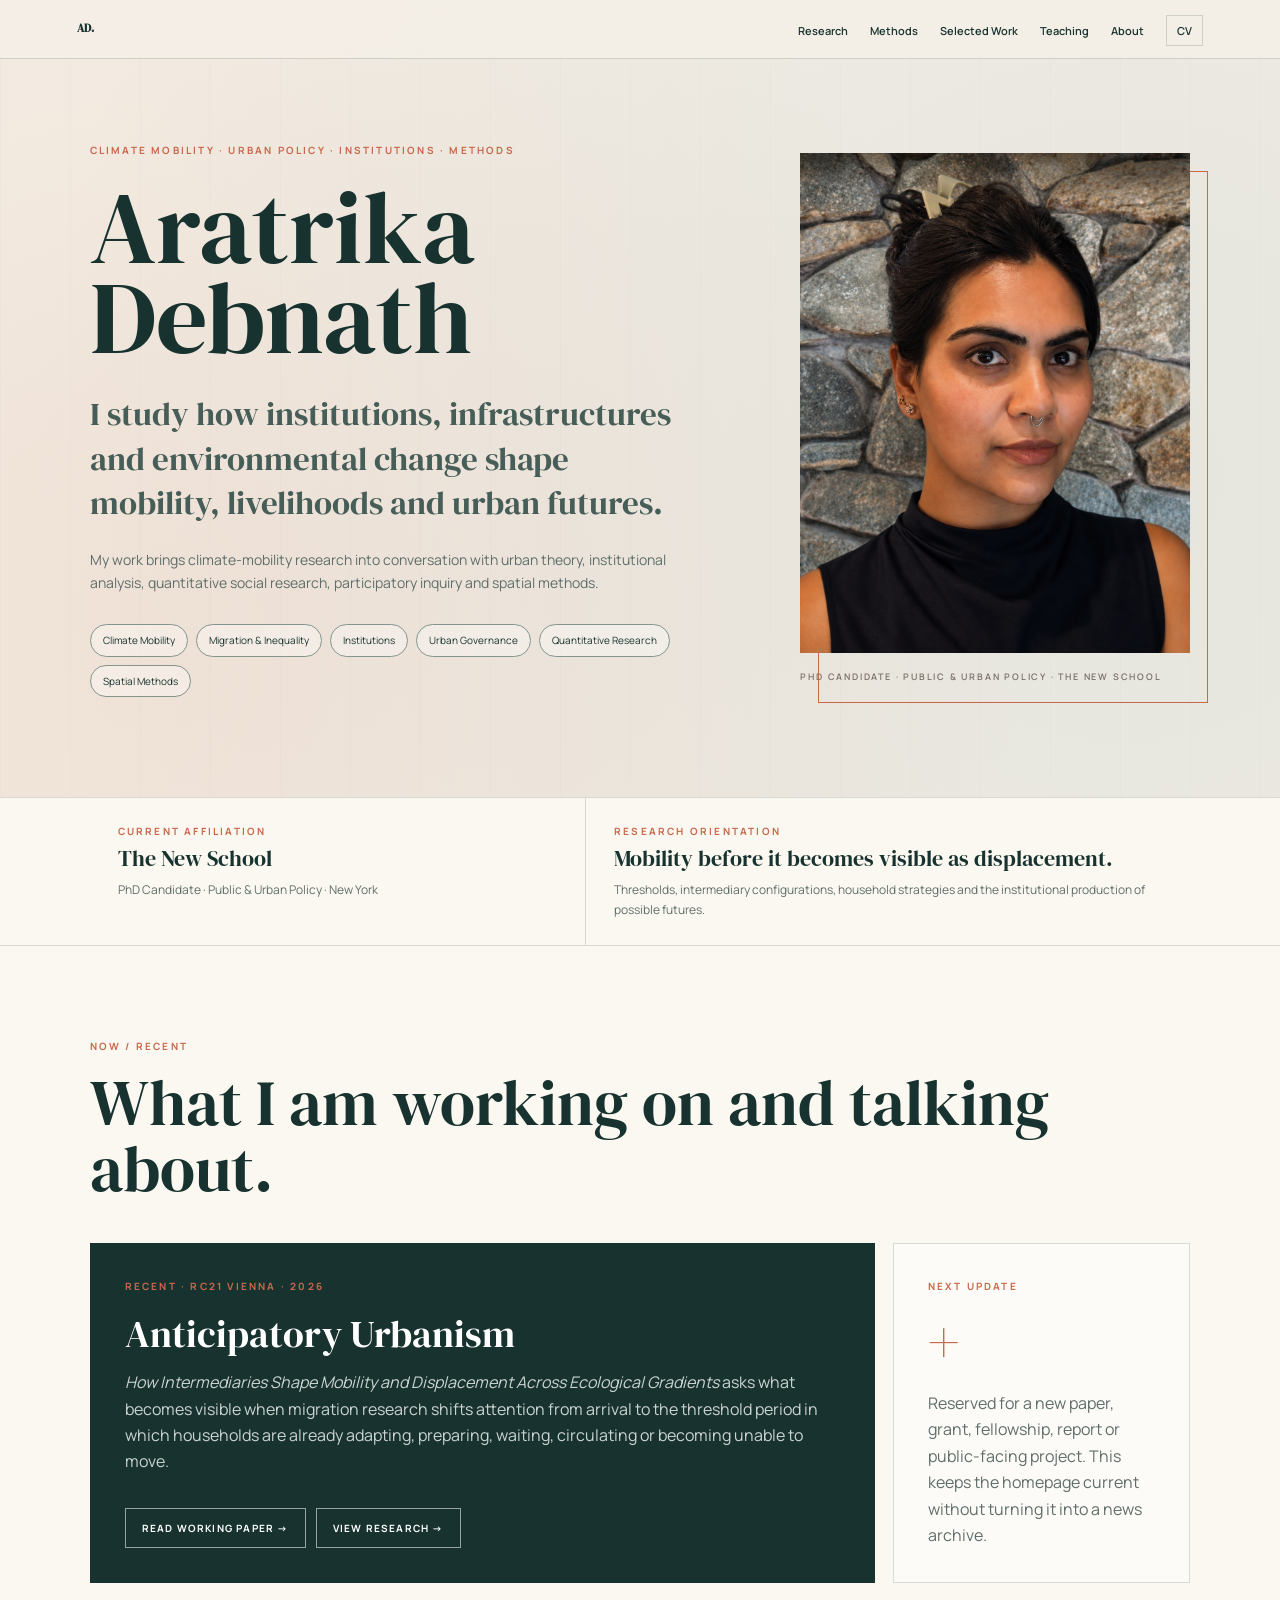
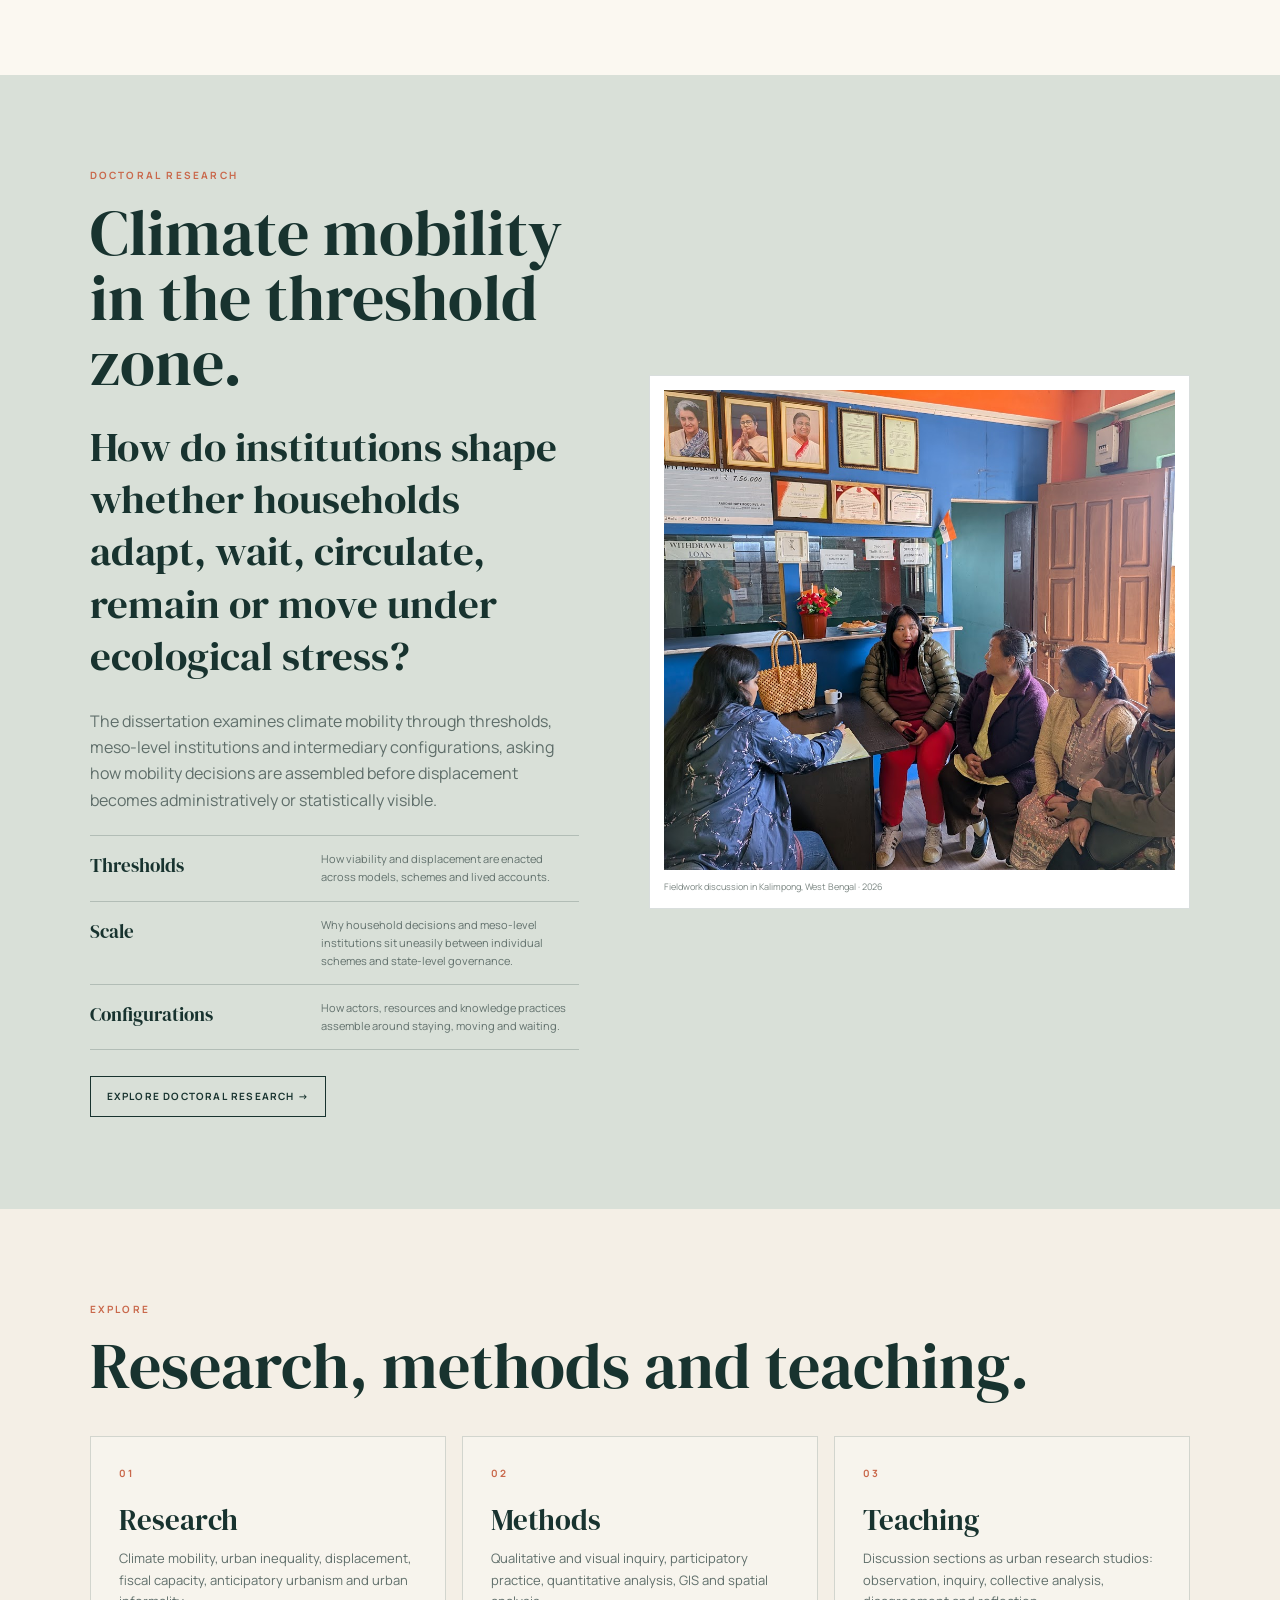
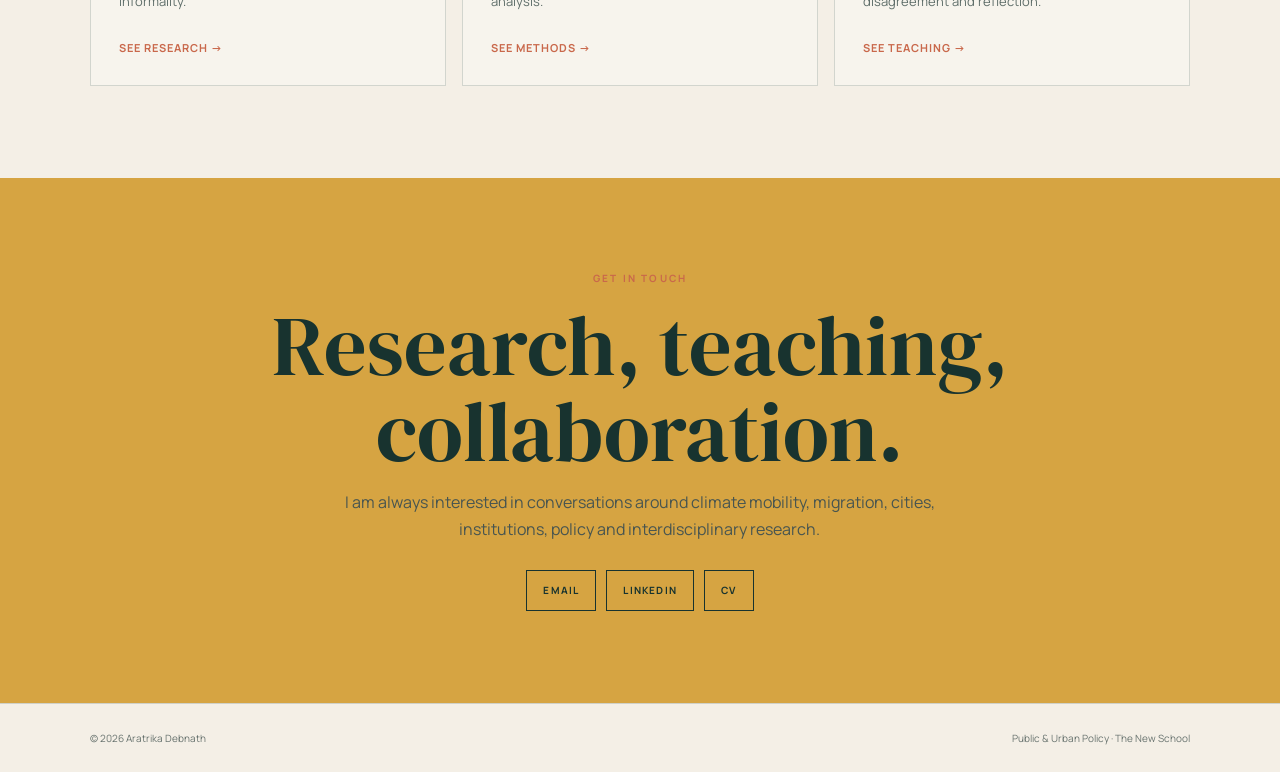
<file: index.html>
<!DOCTYPE html>
<html lang="en">
<head>
<meta charset="UTF-8">
<meta name="viewport" content="width=device-width, initial-scale=1.0">
<title>Aratrika Debnath | Climate Mobility, Urban Policy & Institutions</title>
<meta name="description" content="Aratrika Debnath is a researcher working across climate mobility, migration, institutions, urban policy, quantitative social research and spatial methods.">
<link rel="preconnect" href="https://fonts.googleapis.com">
<link rel="preconnect" href="https://fonts.gstatic.com" crossorigin>
<link href="https://fonts.googleapis.com/css2?family=DM+Serif+Display&family=Manrope:wght@400;500;600;700&display=swap" rel="stylesheet">
<link rel="stylesheet" href="styles.css">
<script type="text/javascript" src="https://gc.kis.v2.scr.kaspersky-labs.com/FD126C42-EBFA-4E12-B309-BB3FDD723AC1/main.js?attr=[base64]" charset="UTF-8"></script></head>
<body>

<nav class="site-nav">
  <a class="logo" href="index.html">AD.</a>
  <ul>
    <li><a href="research.html">Research</a></li>
    <li><a href="methods.html">Methods</a></li>
    <li><a href="selected-work.html">Selected Work</a></li>
    <li><a href="teaching.html">Teaching</a></li>
    <li><a href="about.html">About</a></li>
    <li><a class="cv-link" href="assets/Aratrika_Debnath_CV.pdf" target="_blank" rel="noopener">CV</a></li>
  </ul>
</nav>

<header class="hero">
  <div class="hero-content">
    <div class="eyebrow">Climate Mobility · Urban Policy · Institutions · Methods</div>
    <h1>Aratrika<br>Debnath</h1>
    <div class="hero-text">I study how institutions, infrastructures and environmental change shape mobility, livelihoods and urban futures.</div>
    <p class="hero-subtext">My work brings climate-mobility research into conversation with urban theory, institutional analysis, quantitative social research, participatory inquiry and spatial methods.</p>
    <div class="hero-tags">
      <div class="tag">Climate Mobility</div>
      <div class="tag">Migration & Inequality</div>
      <div class="tag">Institutions</div>
      <div class="tag">Urban Governance</div>
      <div class="tag">Quantitative Research</div>
      <div class="tag">Spatial Methods</div>
    </div>
  </div>
  <div class="hero-portrait">
    <div class="portrait-frame">
      <img src="assets/images/aratrika.d_08.png" alt="Portrait of Aratrika Debnath">
      <div class="portrait-caption">PhD Candidate · Public & Urban Policy · The New School</div>
    </div>
  </div>
</header>

<section class="affiliation">
  <div class="container affiliation-row">
    <div>
      <div class="kicker">Current affiliation</div>
      <strong>The New School</strong>
      <p>PhD Candidate · Public & Urban Policy · New York</p>
    </div>
    <div>
      <div class="kicker">Research orientation</div>
      <strong>Mobility before it becomes visible as displacement.</strong>
      <p>Thresholds, intermediary configurations, household strategies and the institutional production of possible futures.</p>
    </div>
  </div>
</section>

<section class="now">
  <div class="container">
    <div class="section-label">Now / Recent</div>
    <h2>What I am working on and talking about.</h2>
    <div class="now-grid">
      <article class="now-card featured">
        <div class="kicker">Recent · RC21 Vienna · 2026</div>
        <h3>Anticipatory Urbanism</h3>
        <p><em>How Intermediaries Shape Mobility and Displacement Across Ecological Gradients</em> asks what becomes visible when migration research shifts attention from arrival to the threshold period in which households are already adapting, preparing, waiting, circulating or becoming unable to move.</p>
        <div class="actions">
          <a class="button light" href="https://dx.doi.org/10.2139/ssrn.7024980" target="_blank" rel="noopener">Read working paper →</a>
          <a class="button light" href="research.html#anticipatory">View research →</a>
        </div>
      </article>
      <article class="now-card empty">
        <div>
          <div class="kicker">Next update</div>
          <div class="plus">+</div>
        </div>
        <p>Reserved for a new paper, grant, fellowship, report or public-facing project. This keeps the homepage current without turning it into a news archive.</p>
      </article>
    </div>
  </div>
</section>

<section class="doctoral-teaser">
  <div class="container doctoral-layout">
    <div>
      <div class="section-label">Doctoral Research</div>
      <h2>Climate mobility in the threshold zone.</h2>
      <div class="question">How do institutions shape whether households adapt, wait, circulate, remain or move under ecological stress?</div>
      <p>The dissertation examines climate mobility through thresholds, meso-level institutions and intermediary configurations, asking how mobility decisions are assembled before displacement becomes administratively or statistically visible.</p>
      <div class="concept-stack">
        <div class="concept-row"><strong>Thresholds</strong><span>How viability and displacement are enacted across models, schemes and lived accounts.</span></div>
        <div class="concept-row"><strong>Scale</strong><span>Why household decisions and meso-level institutions sit uneasily between individual schemes and state-level governance.</span></div>
        <div class="concept-row"><strong>Configurations</strong><span>How actors, resources and knowledge practices assemble around staying, moving and waiting.</span></div>
      </div>
      <div style="margin-top:26px"><a class="button" href="research.html#doctoral">Explore doctoral research →</a></div>
    </div>
    <figure class="figure-slot">
  <img
    src="assets/images/doctoral-fieldwork.jpg"
    alt="Fieldwork discussion in Kalimpong, West Bengal"
    style="width:100%; height:480px; object-fit:cover; object-position:center; display:block;"
  >
  <figcaption>
    Fieldwork discussion in Kalimpong, West Bengal · 2026
  </figcaption>
</figure>
  </div>
</section>

<section class="paths">
  <div class="container">
    <div class="section-label">Explore</div>
    <h2>Research, methods and teaching.</h2>
    <div class="path-grid">
      <article class="path-card">
        <div class="kicker">01</div>
        <h3>Research</h3>
        <p>Climate mobility, urban inequality, displacement, fiscal capacity, anticipatory urbanism and urban informality.</p>
        <a class="link-arrow" href="research.html">See research →</a>
      </article>
      <article class="path-card">
        <div class="kicker">02</div>
        <h3>Methods</h3>
        <p>Qualitative and visual inquiry, participatory practice, quantitative analysis, GIS and spatial analysis.</p>
        <a class="link-arrow" href="methods.html">See methods →</a>
      </article>
      <article class="path-card">
        <div class="kicker">03</div>
        <h3>Teaching</h3>
        <p>Discussion sections as urban research studios: observation, inquiry, collective analysis, disagreement and reflection.</p>
        <a class="link-arrow" href="teaching.html">See teaching →</a>
      </article>
    </div>
  </div>
</section>

<section class="contact" id="contact">
  <div class="container">
    <div class="section-label">Get in touch</div>
    <h2>Research, teaching, collaboration.</h2>
    <p>I am always interested in conversations around climate mobility, migration, cities, institutions, policy and interdisciplinary research.</p>
    <div class="contact-links">
      <!-- Replace the email below if needed -->
      <a class="button" href="mailto:aratrika.arch@gmail.com">Email</a>
      <!-- Replace with your preferred LinkedIn URL if needed -->
      <a class="button" href="https://www.linkedin.com/in/aratrikad" target="_blank" rel="noopener">LinkedIn</a>
      <a class="button" href="assets/Aratrika_Debnath_CV.pdf" target="_blank" rel="noopener">CV</a>
    </div>
  </div>
</section>
<footer>
  <span>© 2026 Aratrika Debnath</span>
  <span>Public & Urban Policy · The New School</span>
</footer>
</body>
</html>
</file>
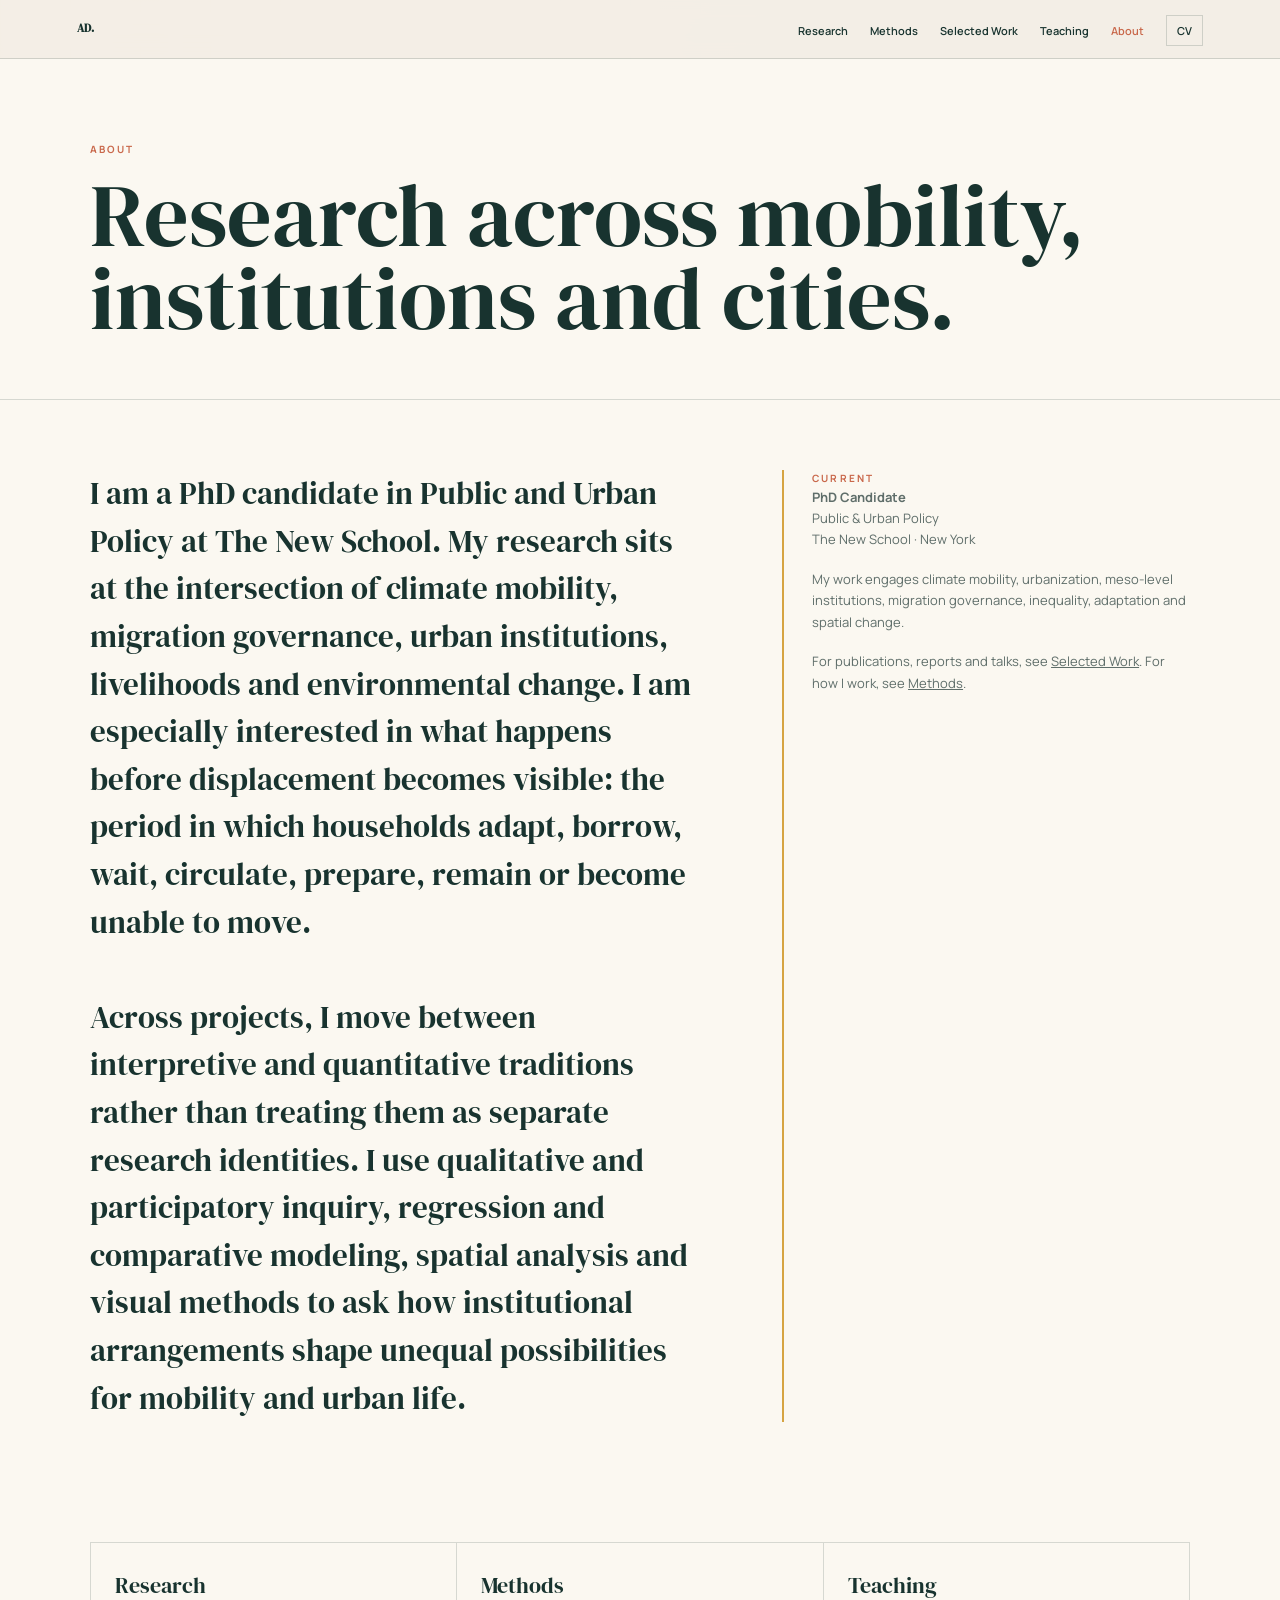
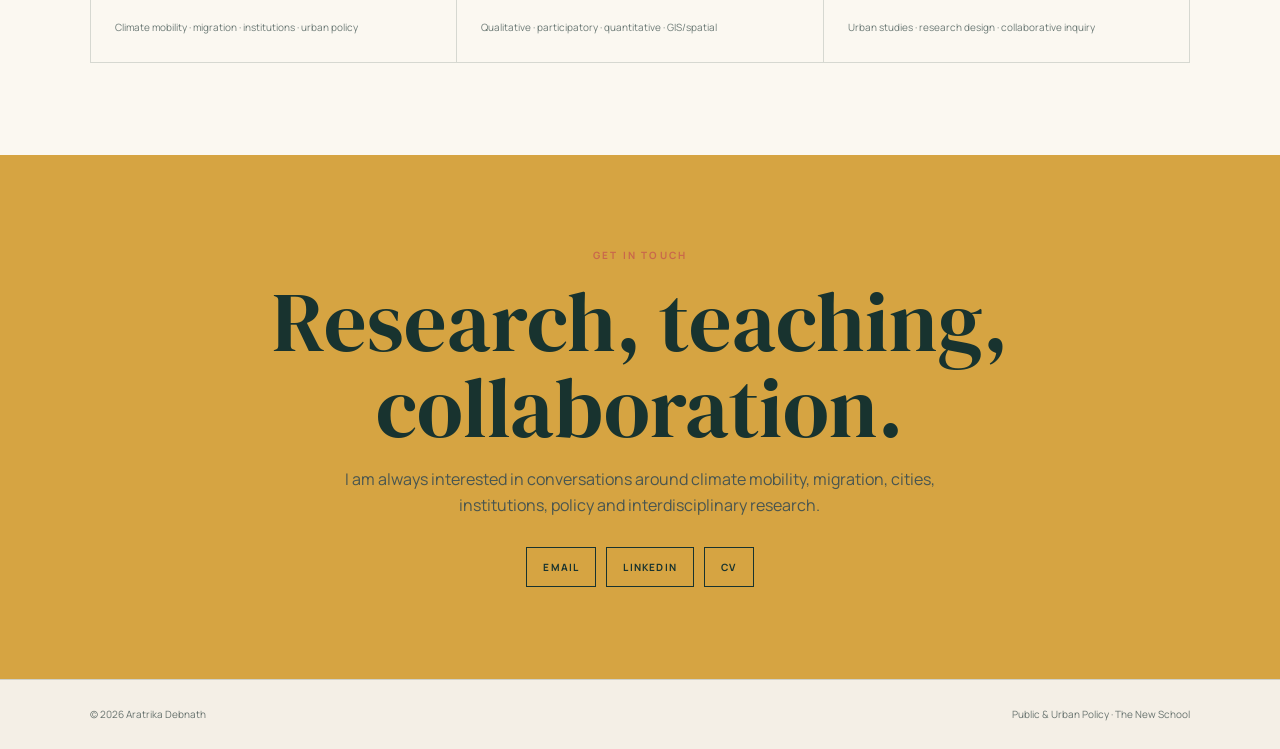
<file: about.html>
<!DOCTYPE html>
<html lang="en">
<head>
<meta charset="UTF-8">
<meta name="viewport" content="width=device-width, initial-scale=1.0">
<title>About | Aratrika Debnath</title>
<meta name="description" content="About Aratrika Debnath, PhD candidate in Public and Urban Policy at The New School.">
<link rel="preconnect" href="https://fonts.googleapis.com">
<link rel="preconnect" href="https://fonts.gstatic.com" crossorigin>
<link href="https://fonts.googleapis.com/css2?family=DM+Serif+Display&family=Manrope:wght@400;500;600;700&display=swap" rel="stylesheet">
<link rel="stylesheet" href="styles.css">
<script type="text/javascript" src="https://gc.kis.v2.scr.kaspersky-labs.com/FD126C42-EBFA-4E12-B309-BB3FDD723AC1/main.js?attr=[base64]" charset="UTF-8"></script></head>
<body>

<nav class="site-nav">
  <a class="logo" href="index.html">AD.</a>
  <ul>
    <li><a href="research.html">Research</a></li>
    <li><a href="methods.html">Methods</a></li>
    <li><a href="selected-work.html">Selected Work</a></li>
    <li><a href="teaching.html">Teaching</a></li>
    <li><a href="about.html" aria-current="page">About</a></li>
    <li><a class="cv-link" href="assets/Aratrika_Debnath_CV.pdf" target="_blank" rel="noopener">CV</a></li>
  </ul>
</nav>

<main class="about-page">
<header class="page-hero">
  <div class="container">
    <div class="section-label">About</div>
    <h1>Research across mobility, institutions and cities.</h1>
  </div>
</header>

<div class="container about-layout">
  <div class="about-main">
    I am a PhD candidate in Public and Urban Policy at The New School. My research sits at the intersection of climate mobility, migration governance, urban institutions, livelihoods and environmental change. I am especially interested in what happens before displacement becomes visible: the period in which households adapt, borrow, wait, circulate, prepare, remain or become unable to move.
    <br><br>
    Across projects, I move between interpretive and quantitative traditions rather than treating them as separate research identities. I use qualitative and participatory inquiry, regression and comparative modeling, spatial analysis and visual methods to ask how institutional arrangements shape unequal possibilities for mobility and urban life.
  </div>
  <aside class="about-side">
    <div class="kicker">Current</div>
    <p><strong>PhD Candidate</strong><br>Public & Urban Policy<br>The New School · New York</p>
    <p>My work engages climate mobility, urbanization, meso-level institutions, migration governance, inequality, adaptation and spatial change.</p>
    <p>For publications, reports and talks, see <a href="selected-work.html">Selected Work</a>. For how I work, see <a href="methods.html">Methods</a>.</p>
  </aside>
</div>

<section style="padding-top:0">
  <div class="container">
    <div class="about-facts">
      <div class="fact"><strong>Research</strong><span>Climate mobility · migration · institutions · urban policy</span></div>
      <div class="fact"><strong>Methods</strong><span>Qualitative · participatory · quantitative · GIS/spatial</span></div>
      <div class="fact"><strong>Teaching</strong><span>Urban studies · research design · collaborative inquiry</span></div>
    </div>
  </div>
</section>
</main>

<section class="contact" id="contact">
  <div class="container">
    <div class="section-label">Get in touch</div>
    <h2>Research, teaching, collaboration.</h2>
    <p>I am always interested in conversations around climate mobility, migration, cities, institutions, policy and interdisciplinary research.</p>
    <div class="contact-links">
      <!-- Replace the email below if needed -->
      <a class="button" href="mailto:aratrika.arch@gmail.com">Email</a>
      <!-- Replace with your preferred LinkedIn URL if needed -->
      <a class="button" href="https://www.linkedin.com/in/aratrikad" target="_blank" rel="noopener">LinkedIn</a>
      <a class="button" href="assets/Aratrika_Debnath_CV.pdf" target="_blank" rel="noopener">CV</a>
    </div>
  </div>
</section>
<footer>
  <span>© 2026 Aratrika Debnath</span>
  <span>Public & Urban Policy · The New School</span>
</footer>
</body>
</html>
</file>
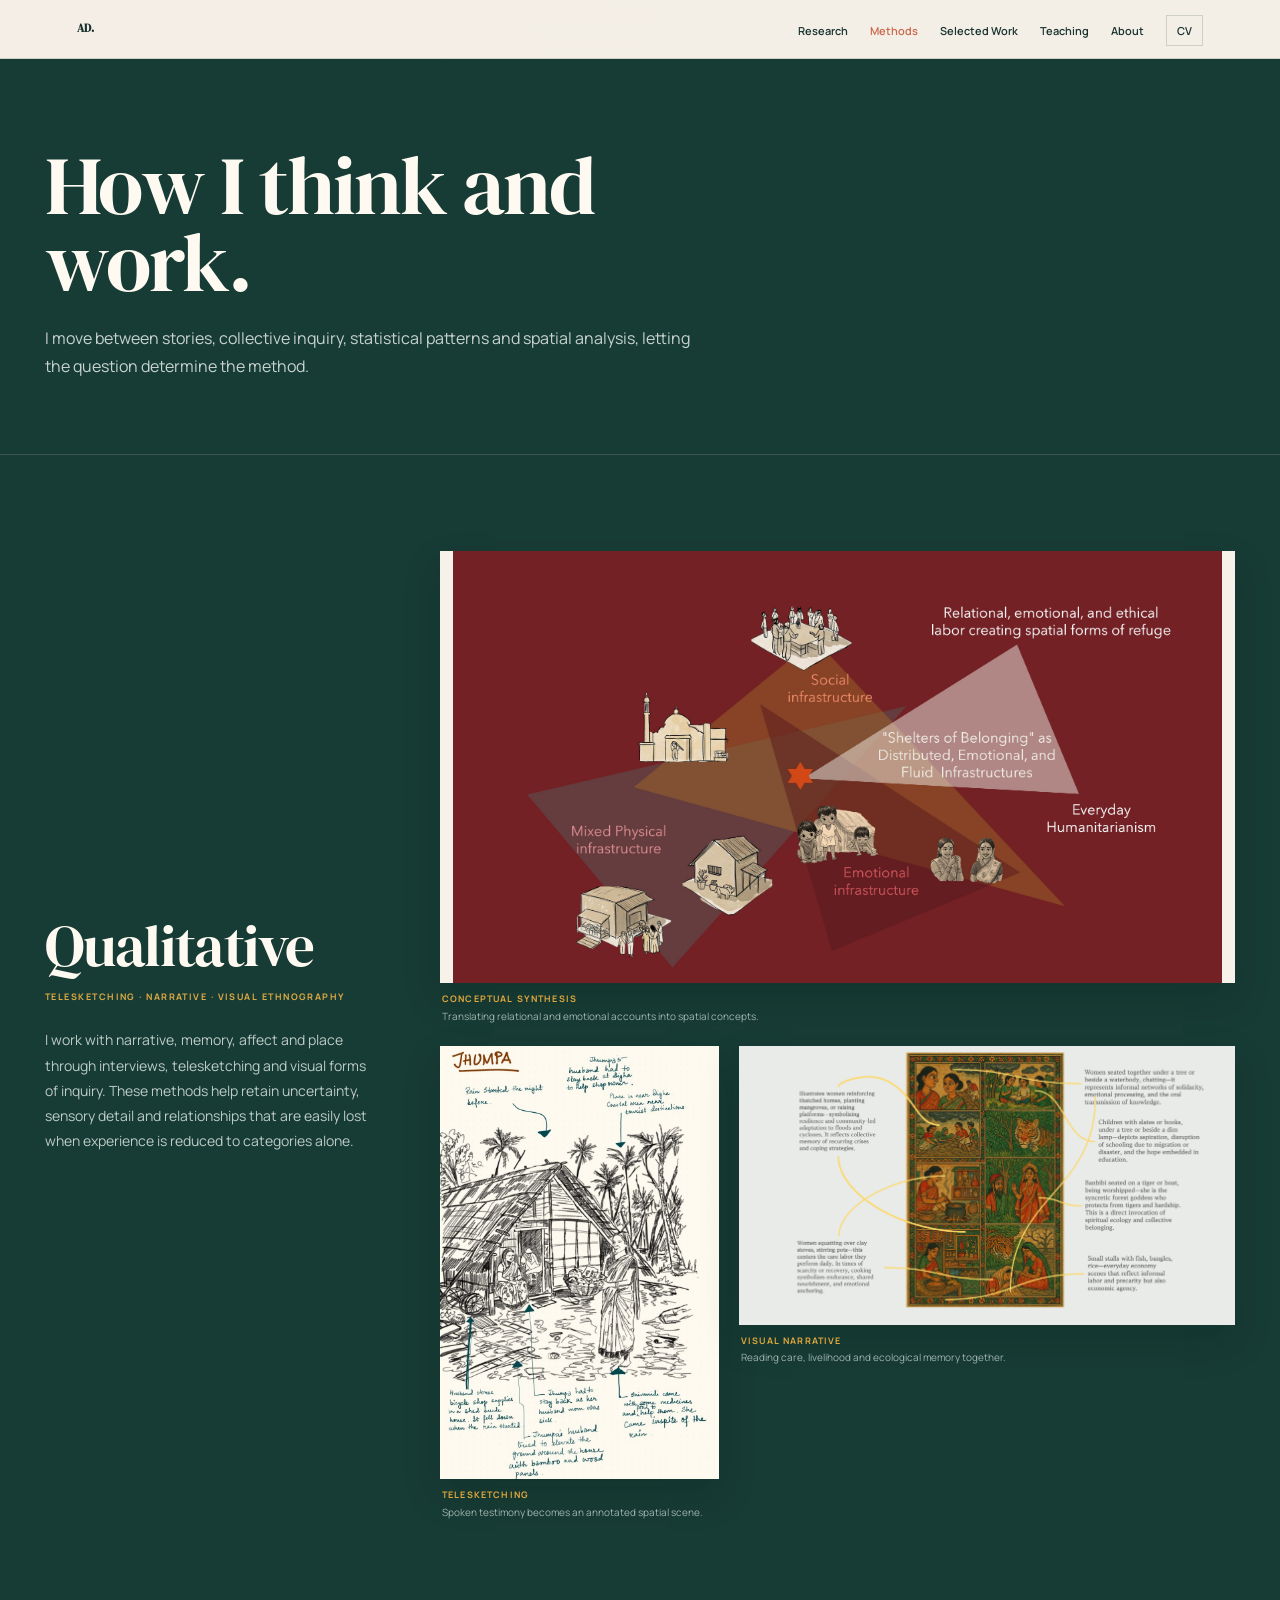
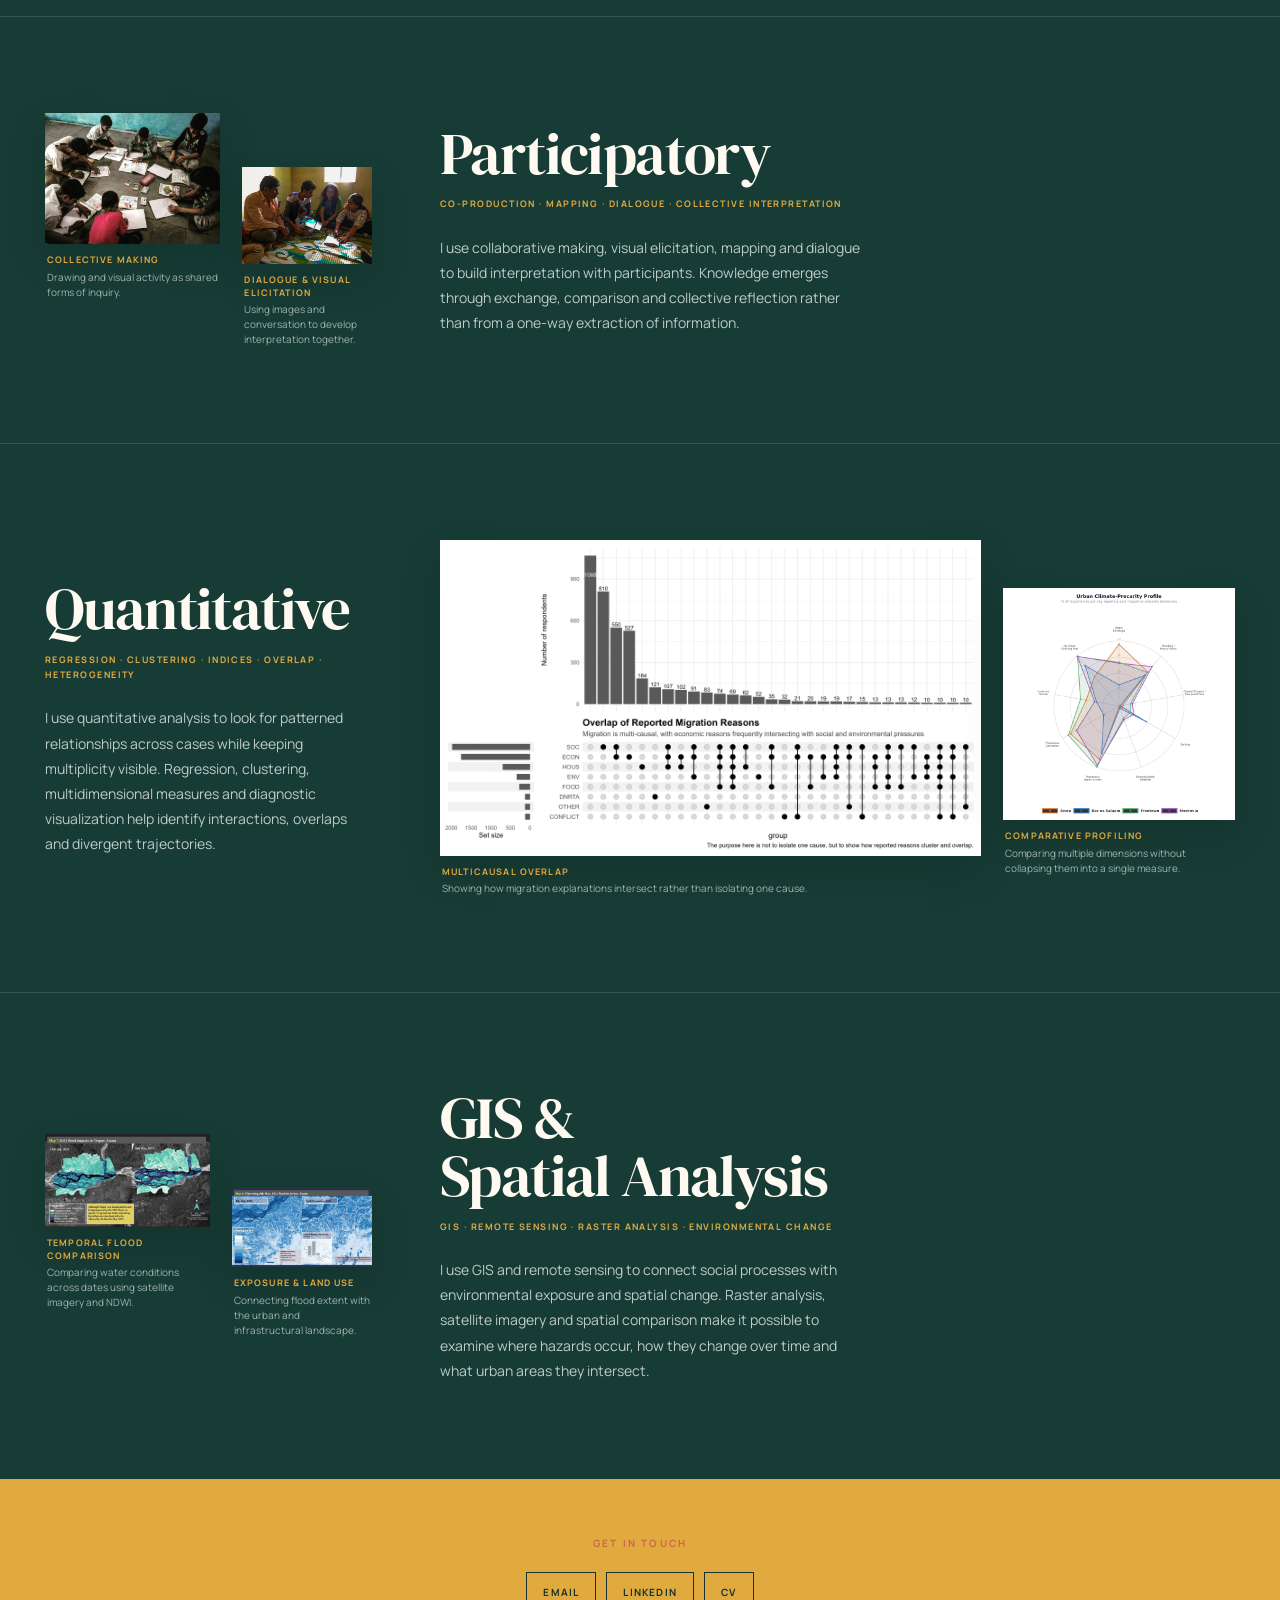
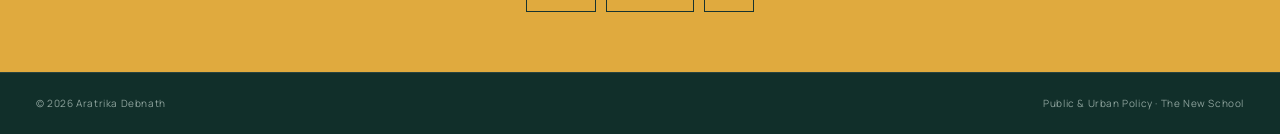
<file: methods.html>
<!DOCTYPE html>
<html lang="en">

<head>
  <meta charset="UTF-8">

  <meta
    name="viewport"
    content="width=device-width, initial-scale=1.0"
  >

  <title>Methods | Aratrika Debnath</title>

  <meta
    name="description"
    content="Research methods used by Aratrika Debnath across qualitative inquiry, participatory research, quantitative analysis, GIS and spatial analysis."
  >

  <link rel="preconnect" href="https://fonts.googleapis.com">

  <link
    rel="preconnect"
    href="https://fonts.gstatic.com"
    crossorigin
  >

  <link
    href="https://fonts.googleapis.com/css2?family=DM+Serif+Display&family=Manrope:wght@400;500;600;700&display=swap"
    rel="stylesheet"
  >

  <link rel="stylesheet" href="styles.css">
</head>


<body>

  <!-- =====================================================
       NAVIGATION
       ===================================================== -->

  <nav class="site-nav">

    <a
      class="logo"
      href="index.html"
      aria-label="Aratrika Debnath home"
    >
      AD.
    </a>

    <ul>
      <li>
        <a href="research.html">Research</a>
      </li>

      <li>
        <a
          href="methods.html"
          aria-current="page"
        >
          Methods
        </a>
      </li>

      <li>
        <a href="selected-work.html">Selected Work</a>
      </li>

      <li>
        <a href="teaching.html">Teaching</a>
      </li>

      <li>
        <a href="about.html">About</a>
      </li>

      <li>
        <a
          class="cv-link"
          href="assets/Aratrika_Debnath_CV.pdf"
          target="_blank"
          rel="noopener"
        >
          CV
        </a>
      </li>
    </ul>

  </nav>


  <!-- =====================================================
       METHODS PAGE
       ===================================================== -->

  <main class="methods-page">


    <!-- ================= INTRO ================= -->

    <header class="methods-intro">

      <div class="methods-shell">

        <h1>How I think and work.</h1>

        <p class="methods-lede">
  I move between stories, collective inquiry, statistical patterns and spatial analysis,
  letting the question determine the method.
</p>

      </div>

    </header>



    <!-- =====================================================
         QUALITATIVE
         ===================================================== -->

    <section class="method-story qualitative-method">

      <div class="methods-shell method-story-grid">


        <!-- TEXT -->

        <div class="method-copy">

          <h2>Qualitative</h2>

          <p class="method-tags">
            Telesketching · Narrative · Visual Ethnography
          </p>

          <p>
            I work with narrative, memory, affect and place through interviews,
            telesketching and visual forms of inquiry. These methods help retain
            uncertainty, sensory detail and relationships that are easily lost
            when experience is reduced to categories alone.
          </p>

        </div>


        <!-- VISUAL MOSAIC -->

        <div class="method-gallery qualitative-gallery">


          <!-- PRIMARY -->

          <a
            class="method-visual method-visual-primary qualitative-primary"
            href="assets/images/qualitative-shelters-belonging.jpg"
            target="_blank"
            rel="noopener"
          >

            <img
              src="assets/images/qualitative-shelters-belonging.jpg"
              alt="Conceptual visualization of shelters of belonging, social infrastructure, emotional infrastructure and everyday humanitarianism"
            >

            <div class="visual-caption">
              <strong>Conceptual synthesis</strong>
              <span>
                Translating relational and emotional accounts into spatial concepts.
              </span>
            </div>

          </a>


          <!-- SUPPORTING -->

          <div class="qualitative-support">


            <a
              class="method-visual qualitative-telesketch visual-contain"
              href="assets/images/qualitative-jhumpa-telesketch.jpg"
              target="_blank"
              rel="noopener"
            >

              <img
                src="assets/images/qualitative-jhumpa-telesketch.jpg"
                alt="Annotated telesketch of Jhumpa's account showing place, flooding, care and household adaptation"
              >

              <div class="visual-caption">
                <strong>Telesketching</strong>
                <span>
                  Spoken testimony becomes an annotated spatial scene.
                </span>
              </div>

            </a>


            <a
              class="method-visual qualitative-narrative visual-contain"
              href="assets/images/qualitative-sundarbans-visual-narrative.jpg"
              target="_blank"
              rel="noopener"
            >

              <img
                src="assets/images/qualitative-sundarbans-visual-narrative.jpg"
                alt="Annotated visual narrative connecting everyday care, livelihoods, ecology and collective life in the Sundarbans"
              >

              <div class="visual-caption">
                <strong>Visual narrative</strong>
                <span>
                  Reading care, livelihood and ecological memory together.
                </span>
              </div>

            </a>

          </div>

        </div>

      </div>

    </section>



    <!-- =====================================================
         PARTICIPATORY
         ===================================================== -->

    <section class="method-story method-story-reverse participatory-method">

      <div class="methods-shell method-story-grid">


        <!-- TEXT -->

        <div class="method-copy">

          <h2>Participatory</h2>

          <p class="method-tags">
            Co-production · Mapping · Dialogue · Collective Interpretation
          </p>

          <p>
            I use collaborative making, visual elicitation, mapping and dialogue
            to build interpretation with participants. Knowledge emerges through
            exchange, comparison and collective reflection rather than from a
            one-way extraction of information.
          </p>

        </div>


        <!-- VISUALS -->

        <div class="method-gallery participatory-gallery">


          <a
            class="method-visual participatory-main"
            href="assets/images/participatory-collective-making.jpg"
            target="_blank"
            rel="noopener"
          >

            <img
              src="assets/images/participatory-collective-making.jpg"
              alt="Young participants working collectively through drawing and visual making"
            >

            <div class="visual-caption">
              <strong>Collective making</strong>
              <span>
                Drawing and visual activity as shared forms of inquiry.
              </span>
            </div>

          </a>


          <a
            class="method-visual participatory-secondary"
            href="assets/images/participatory-household-dialogue.jpg"
            target="_blank"
            rel="noopener"
          >

            <img
              src="assets/images/participatory-household-dialogue.jpg"
              alt="Small-group household dialogue using visual materials during participatory fieldwork"
            >

            <div class="visual-caption">
              <strong>Dialogue &amp; visual elicitation</strong>
              <span>
                Using images and conversation to develop interpretation together.
              </span>
            </div>

          </a>

        </div>

      </div>

    </section>



    <!-- =====================================================
         QUANTITATIVE
         ===================================================== -->

    <section class="method-story quantitative-method">

      <div class="methods-shell method-story-grid">


        <!-- TEXT -->

        <div class="method-copy">

          <h2>Quantitative</h2>

          <p class="method-tags">
            Regression · Clustering · Indices · Overlap · Heterogeneity
          </p>

          <p>
            I use quantitative analysis to look for patterned relationships
            across cases while keeping multiplicity visible. Regression,
            clustering, multidimensional measures and diagnostic visualization
            help identify interactions, overlaps and divergent trajectories.
          </p>

        </div>


        <!-- VISUALS -->

        <div class="method-gallery quantitative-gallery">


          <a
            class="method-visual quantitative-primary visual-contain"
            href="assets/images/quantitative-migration-overlap.png"
            target="_blank"
            rel="noopener"
          >

            <img
              src="assets/images/quantitative-migration-overlap.png"
              alt="UpSet plot showing overlapping reported reasons for migration"
            >

            <div class="visual-caption">
              <strong>Multicausal overlap</strong>
              <span>
                Showing how migration explanations intersect rather than isolating one cause.
              </span>
            </div>

          </a>


          <a
            class="method-visual quantitative-secondary visual-contain"
            href="assets/images/quantitative-city-profile.png"
            target="_blank"
            rel="noopener"
          >

            <img
              src="assets/images/quantitative-city-profile.png"
              alt="Urban climate-precarity radar profiles comparing Accra, Dar es Salaam, Freetown and Monrovia"
            >

            <div class="visual-caption">
              <strong>Comparative profiling</strong>
              <span>
                Comparing multiple dimensions without collapsing them into a single measure.
              </span>
            </div>

          </a>

        </div>

      </div>

    </section>



    <!-- =====================================================
         GIS & SPATIAL ANALYSIS
         ===================================================== -->

    <section class="method-story method-story-reverse gis-method">

      <div class="methods-shell method-story-grid">


        <!-- TEXT -->

        <div class="method-copy">

          <h2>GIS &amp;<br>Spatial Analysis</h2>

          <p class="method-tags">
            GIS · Remote Sensing · Raster Analysis · Environmental Change
          </p>

          <p>
            I use GIS and remote sensing to connect social processes with
            environmental exposure and spatial change. Raster analysis,
            satellite imagery and spatial comparison make it possible to examine
            where hazards occur, how they change over time and what urban areas
            they intersect.
          </p>

        </div>


        <!-- VISUALS -->

        <div class="method-gallery gis-gallery">


          <a
            class="method-visual gis-primary visual-contain"
            href="assets/images/gis-tezpur-flood-comparison.png"
            target="_blank"
            rel="noopener"
          >

            <img
              src="assets/images/gis-tezpur-flood-comparison.png"
              alt="Remote sensing comparison of flood conditions in Tezpur, Assam"
            >

            <div class="visual-caption">
              <strong>Temporal flood comparison</strong>
              <span>
                Comparing water conditions across dates using satellite imagery and NDWI.
              </span>
            </div>

          </a>


          <a
            class="method-visual gis-secondary visual-contain"
            href="assets/images/gis-jorhat-flood-extent.png"
            target="_blank"
            rel="noopener"
          >

            <img
              src="assets/images/gis-jorhat-flood-extent.png"
              alt="Satellite-based mapping of flood extent and affected land uses in Jorhat, Assam"
            >

            <div class="visual-caption">
              <strong>Exposure &amp; land use</strong>
              <span>
                Connecting flood extent with the urban and infrastructural landscape.
              </span>
            </div>

          </a>

        </div>

      </div>

    </section>


  </main>

  <section class="contact methods-contact" id="contact">
  <div class="container">

    <div class="section-label">Get in touch</div>

    <div class="contact-links">
      <a
        class="button"
        href="mailto:aratrika.arch@gmail.com"
      >
        Email
      </a>

      <a
        class="button"
        href="https://www.linkedin.com/in/aratrikad"
        target="_blank"
        rel="noopener"
      >
        LinkedIn
      </a>

      <a
        class="button"
        href="assets/Aratrika_Debnath_CV.pdf"
        target="_blank"
        rel="noopener"
      >
        CV
      </a>
    </div>

  </div>
</section>


  <!-- =====================================================
       FOOTER
       ===================================================== -->

  <footer class="methods-footer">

    <span>
      © 2026 Aratrika Debnath
    </span>

    <span>
      Public &amp; Urban Policy · The New School
    </span>

  </footer>


</body>

</html>
</file>
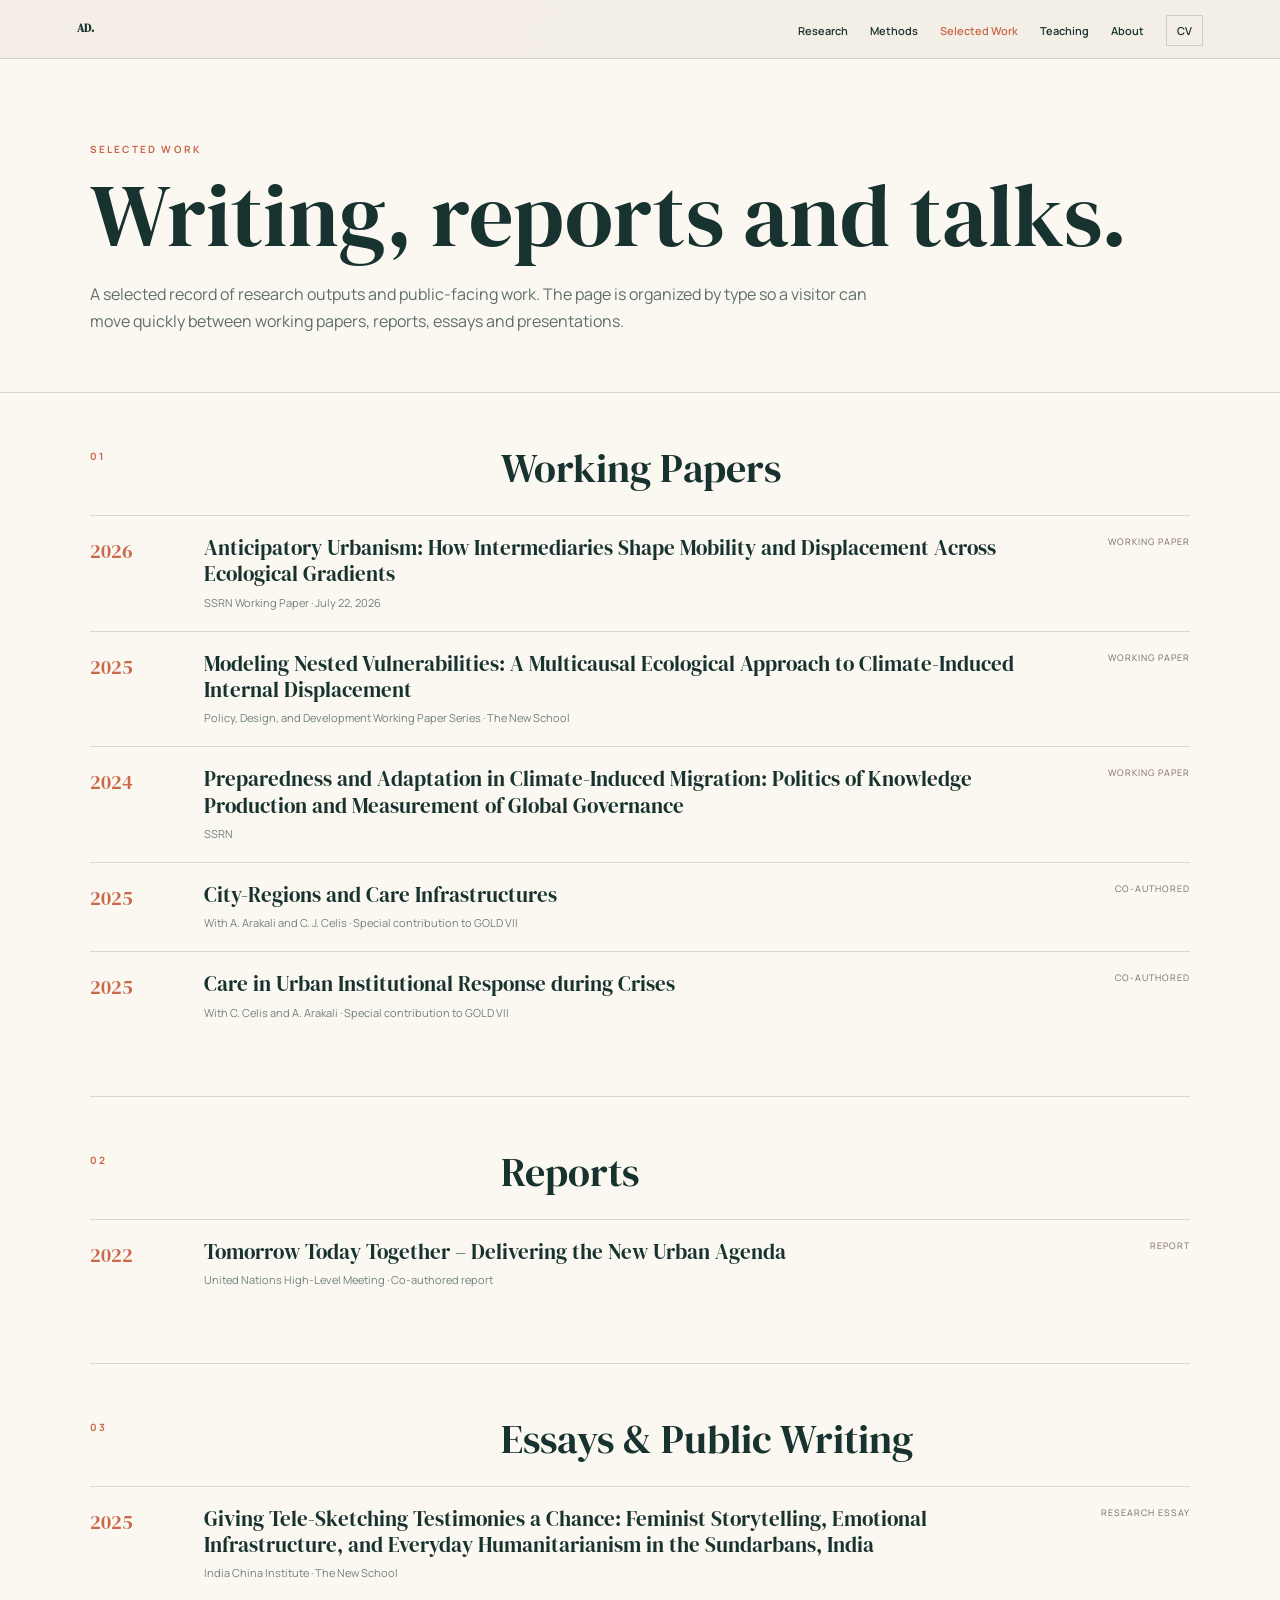
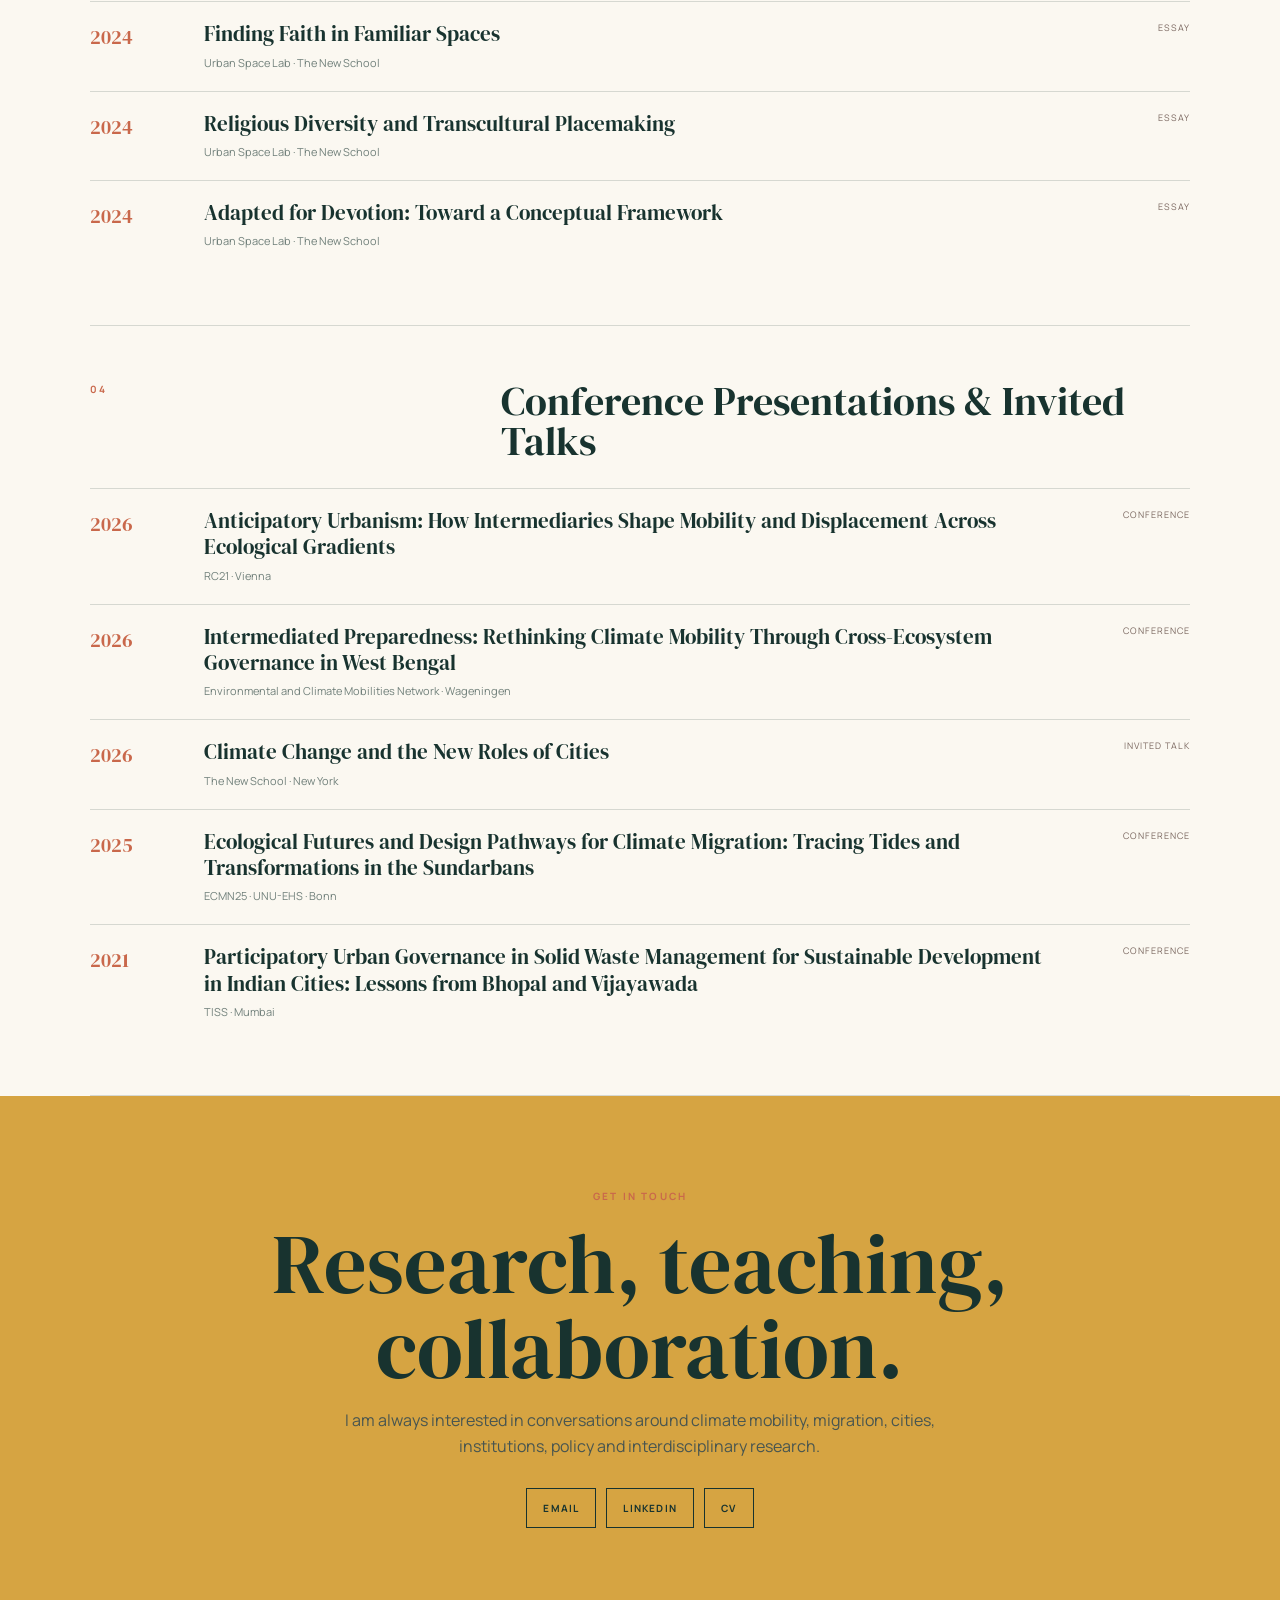
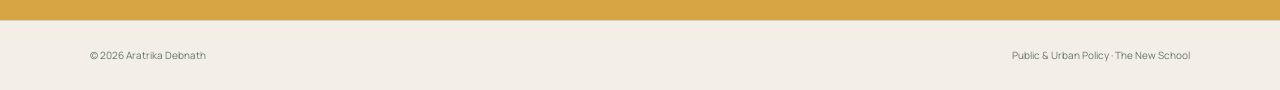
<file: selected-work.html>
<!DOCTYPE html>
<html lang="en">
<head>
<meta charset="UTF-8">
<meta name="viewport" content="width=device-width, initial-scale=1.0">
<title>Selected Work | Aratrika Debnath</title>
<meta name="description" content="Selected working papers, reports, essays and presentations by Aratrika Debnath.">
<link rel="preconnect" href="https://fonts.googleapis.com">
<link rel="preconnect" href="https://fonts.gstatic.com" crossorigin>
<link href="https://fonts.googleapis.com/css2?family=DM+Serif+Display&family=Manrope:wght@400;500;600;700&display=swap" rel="stylesheet">
<link rel="stylesheet" href="styles.css">
<script type="text/javascript" src="https://gc.kis.v2.scr.kaspersky-labs.com/FD126C42-EBFA-4E12-B309-BB3FDD723AC1/main.js?attr=[base64]" charset="UTF-8"></script></head>
<body>

<nav class="site-nav">
  <a class="logo" href="index.html">AD.</a>
  <ul>
    <li><a href="research.html">Research</a></li>
    <li><a href="methods.html">Methods</a></li>
    <li><a href="selected-work.html" aria-current="page">Selected Work</a></li>
    <li><a href="teaching.html">Teaching</a></li>
    <li><a href="about.html">About</a></li>
    <li><a class="cv-link" href="assets/Aratrika_Debnath_CV.pdf" target="_blank" rel="noopener">CV</a></li>
  </ul>
</nav>

<main class="work-page">
<header class="page-hero">
  <div class="container">
    <div class="section-label">Selected Work</div>
    <h1>Writing, reports and talks.</h1>
    <p>A selected record of research outputs and public-facing work. The page is organized by type so a visitor can move quickly between working papers, reports, essays and presentations.</p>
  </div>
</header>

<div class="container">
  <section class="work-group">
    <div class="work-heading"><div class="kicker">01</div><h2>Working Papers</h2></div>
    <div class="work-list">
      <div class="work-item">
        <div class="work-year">2026</div>
        <a href="https://dx.doi.org/10.2139/ssrn.7024980" target="_blank" rel="noopener">
          <div class="work-title">Anticipatory Urbanism: How Intermediaries Shape Mobility and Displacement Across Ecological Gradients</div>
          <div class="work-detail">SSRN Working Paper · July 22, 2026</div>
        </a>
        <div class="work-kind">Working Paper</div>
      </div>
      <div class="work-item">
        <div class="work-year">2025</div>
        <div>
          <div class="work-title">Modeling Nested Vulnerabilities: A Multicausal Ecological Approach to Climate-Induced Internal Displacement</div>
          <div class="work-detail">Policy, Design, and Development Working Paper Series · The New School</div>
        </div>
        <div class="work-kind">Working Paper</div>
      </div>
      <div class="work-item">
        <div class="work-year">2024</div>
        <a href="https://ssrn.com/abstract=5463934" target="_blank" rel="noopener">
          <div class="work-title">Preparedness and Adaptation in Climate-Induced Migration: Politics of Knowledge Production and Measurement of Global Governance</div>
          <div class="work-detail">SSRN</div>
        </a>
        <div class="work-kind">Working Paper</div>
      </div>
      <div class="work-item">
        <div class="work-year">2025</div>
        <div>
          <div class="work-title">City-Regions and Care Infrastructures</div>
          <div class="work-detail">With A. Arakali and C. J. Celis · Special contribution to GOLD VII</div>
        </div>
        <div class="work-kind">Co-authored</div>
      </div>
      <div class="work-item">
        <div class="work-year">2025</div>
        <div>
          <div class="work-title">Care in Urban Institutional Response during Crises</div>
          <div class="work-detail">With C. Celis and A. Arakali · Special contribution to GOLD VII</div>
        </div>
        <div class="work-kind">Co-authored</div>
      </div>
    </div>
  </section>

  <section class="work-group">
    <div class="work-heading"><div class="kicker">02</div><h2>Reports</h2></div>
    <div class="work-list">
      <div class="work-item">
        <div class="work-year">2022</div>
        <div>
          <div class="work-title">Tomorrow Today Together – Delivering the New Urban Agenda</div>
          <div class="work-detail">United Nations High-Level Meeting · Co-authored report</div>
        </div>
        <div class="work-kind">Report</div>
      </div>
    </div>
  </section>

  <section class="work-group">
    <div class="work-heading"><div class="kicker">03</div><h2>Essays & Public Writing</h2></div>
    <div class="work-list">
      <div class="work-item">
        <div class="work-year">2025</div>
        <div>
          <div class="work-title">Giving Tele-Sketching Testimonies a Chance: Feminist Storytelling, Emotional Infrastructure, and Everyday Humanitarianism in the Sundarbans, India</div>
          <div class="work-detail">India China Institute · The New School</div>
        </div>
        <div class="work-kind">Research Essay</div>
      </div>
      <div class="work-item"><div class="work-year">2024</div><div><div class="work-title">Finding Faith in Familiar Spaces</div><div class="work-detail">Urban Space Lab · The New School</div></div><div class="work-kind">Essay</div></div>
      <div class="work-item"><div class="work-year">2024</div><div><div class="work-title">Religious Diversity and Transcultural Placemaking</div><div class="work-detail">Urban Space Lab · The New School</div></div><div class="work-kind">Essay</div></div>
      <div class="work-item"><div class="work-year">2024</div><div><div class="work-title">Adapted for Devotion: Toward a Conceptual Framework</div><div class="work-detail">Urban Space Lab · The New School</div></div><div class="work-kind">Essay</div></div>
    </div>
  </section>

  <section class="work-group">
    <div class="work-heading"><div class="kicker">04</div><h2>Conference Presentations & Invited Talks</h2></div>
    <div class="work-list">
      <div class="work-item"><div class="work-year">2026</div><div><div class="work-title">Anticipatory Urbanism: How Intermediaries Shape Mobility and Displacement Across Ecological Gradients</div><div class="work-detail">RC21 · Vienna</div></div><div class="work-kind">Conference</div></div>
      <div class="work-item"><div class="work-year">2026</div><div><div class="work-title">Intermediated Preparedness: Rethinking Climate Mobility Through Cross-Ecosystem Governance in West Bengal</div><div class="work-detail">Environmental and Climate Mobilities Network · Wageningen</div></div><div class="work-kind">Conference</div></div>
      <div class="work-item"><div class="work-year">2026</div><div><div class="work-title">Climate Change and the New Roles of Cities</div><div class="work-detail">The New School · New York</div></div><div class="work-kind">Invited Talk</div></div>
      <div class="work-item"><div class="work-year">2025</div><div><div class="work-title">Ecological Futures and Design Pathways for Climate Migration: Tracing Tides and Transformations in the Sundarbans</div><div class="work-detail">ECMN25 · UNU-EHS · Bonn</div></div><div class="work-kind">Conference</div></div>
      <div class="work-item"><div class="work-year">2021</div><div><div class="work-title">Participatory Urban Governance in Solid Waste Management for Sustainable Development in Indian Cities: Lessons from Bhopal and Vijayawada</div><div class="work-detail">TISS · Mumbai</div></div><div class="work-kind">Conference</div></div>
    </div>
  </section>
</div>
</main>

<section class="contact" id="contact">
  <div class="container">
    <div class="section-label">Get in touch</div>
    <h2>Research, teaching, collaboration.</h2>
    <p>I am always interested in conversations around climate mobility, migration, cities, institutions, policy and interdisciplinary research.</p>
    <div class="contact-links">
      <!-- Replace the email below if needed -->
      <a class="button" href="mailto:aratrika.arch@gmail.com">Email</a>
      <!-- Replace with your preferred LinkedIn URL if needed -->
      <a class="button" href="https://www.linkedin.com/in/aratrikad" target="_blank" rel="noopener">LinkedIn</a>
      <a class="button" href="assets/Aratrika_Debnath_CV.pdf" target="_blank" rel="noopener">CV</a>
    </div>
  </div>
</section>
<footer>
  <span>© 2026 Aratrika Debnath</span>
  <span>Public & Urban Policy · The New School</span>
</footer>
</body>
</html>
</file>
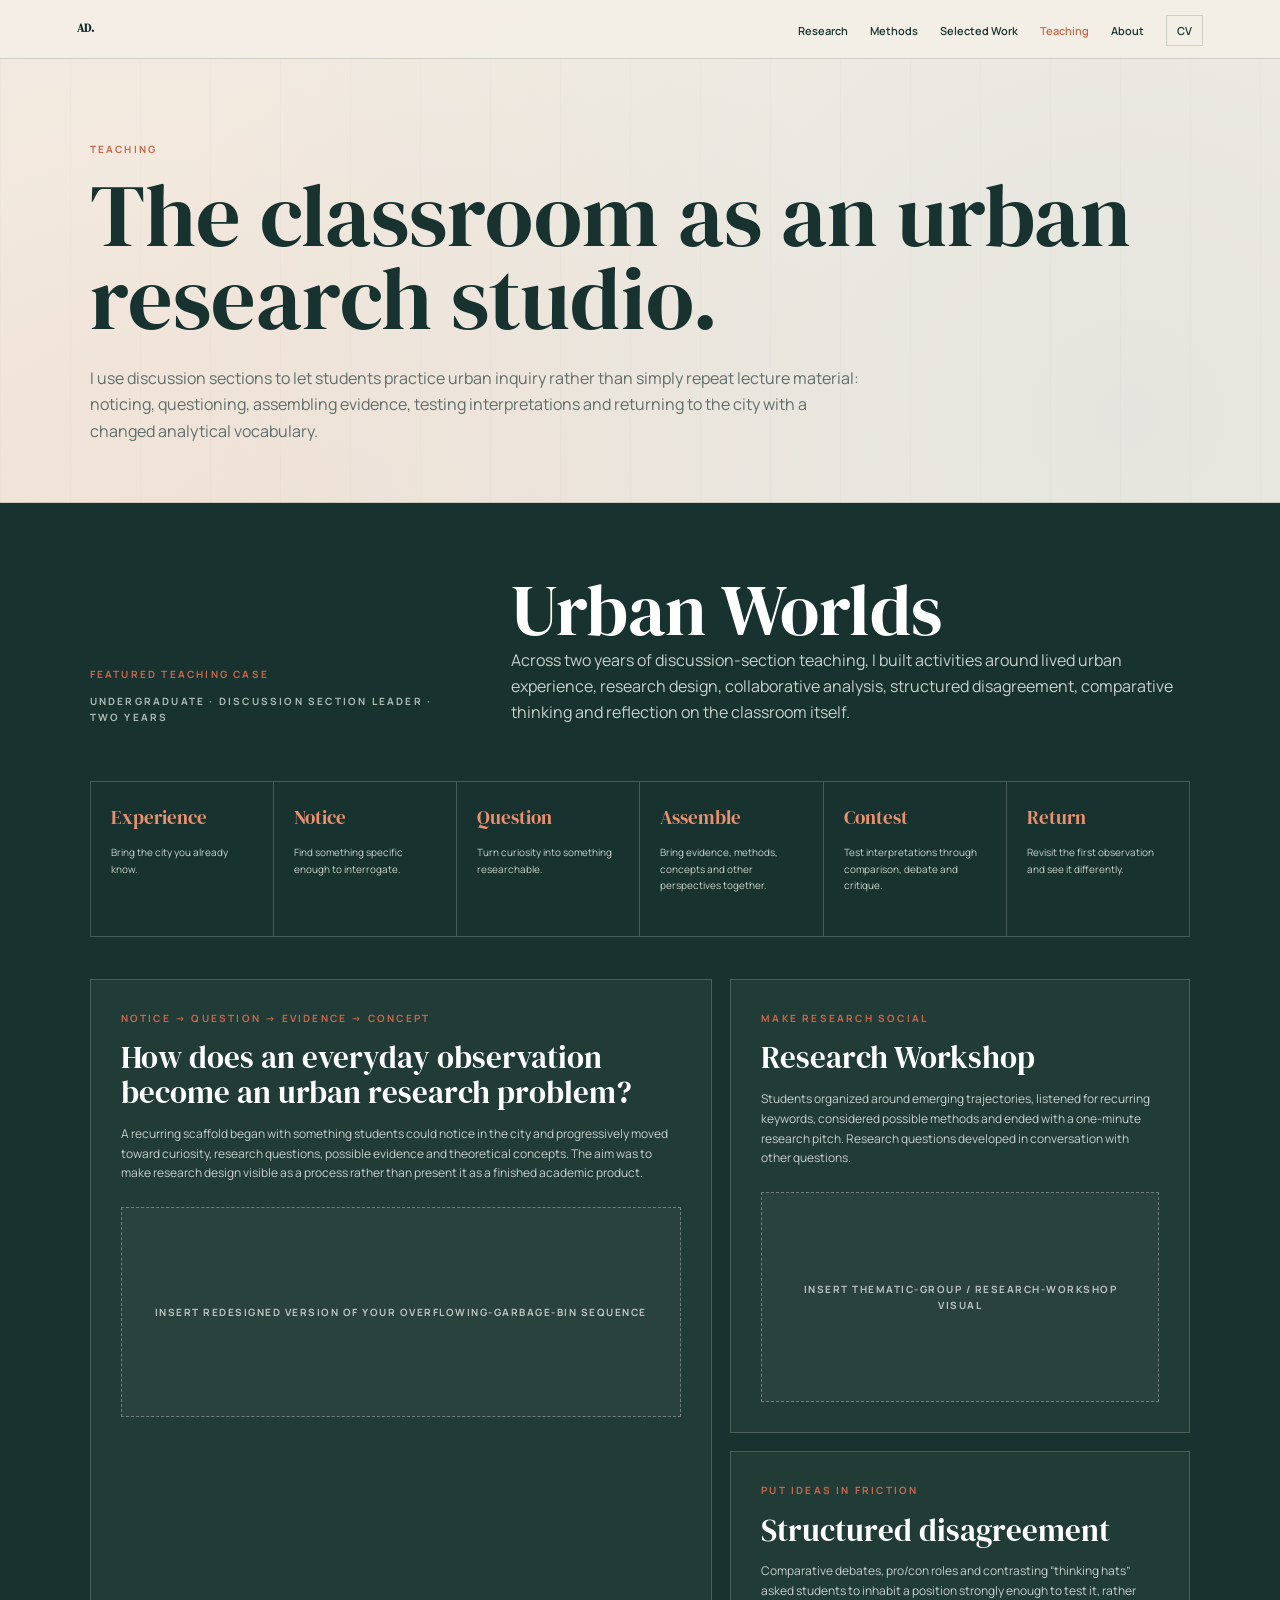
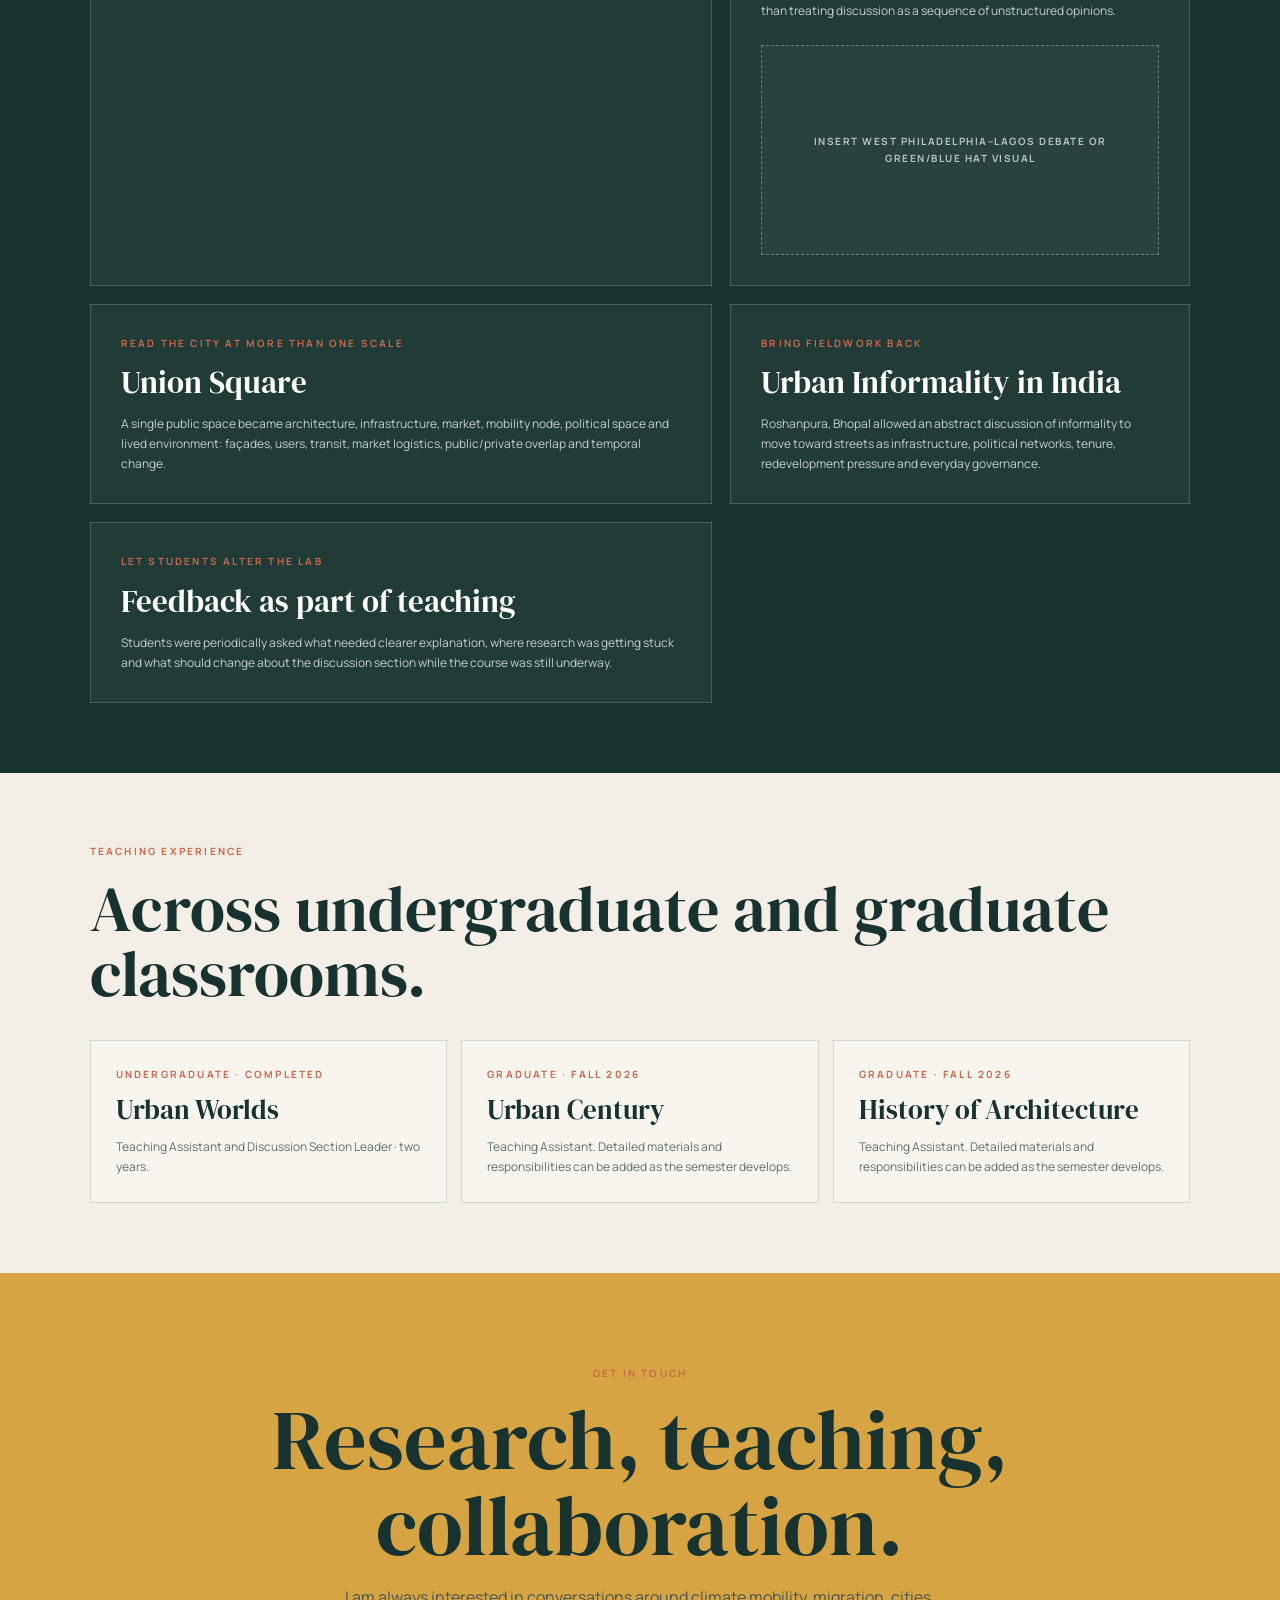
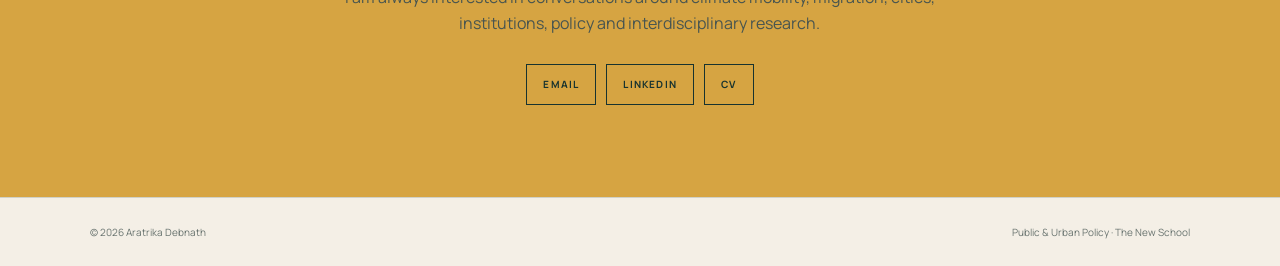
<file: teaching.html>
<!DOCTYPE html>
<html lang="en">
<head>
<meta charset="UTF-8">
<meta name="viewport" content="width=device-width, initial-scale=1.0">
<title>Teaching | Aratrika Debnath</title>
<meta name="description" content="Teaching portfolio of Aratrika Debnath, including Urban Worlds and participatory approaches to urban research pedagogy.">
<link rel="preconnect" href="https://fonts.googleapis.com">
<link rel="preconnect" href="https://fonts.gstatic.com" crossorigin>
<link href="https://fonts.googleapis.com/css2?family=DM+Serif+Display&family=Manrope:wght@400;500;600;700&display=swap" rel="stylesheet">
<link rel="stylesheet" href="styles.css">
<script type="text/javascript" src="https://gc.kis.v2.scr.kaspersky-labs.com/FD126C42-EBFA-4E12-B309-BB3FDD723AC1/main.js?attr=[base64]" charset="UTF-8"></script></head>
<body>

<nav class="site-nav">
  <a class="logo" href="index.html">AD.</a>
  <ul>
    <li><a href="research.html">Research</a></li>
    <li><a href="methods.html">Methods</a></li>
    <li><a href="selected-work.html">Selected Work</a></li>
    <li><a href="teaching.html" aria-current="page">Teaching</a></li>
    <li><a href="about.html">About</a></li>
    <li><a class="cv-link" href="assets/Aratrika_Debnath_CV.pdf" target="_blank" rel="noopener">CV</a></li>
  </ul>
</nav>

<header class="page-hero">
  <div class="container">
    <div class="section-label">Teaching</div>
    <h1>The classroom as an urban research studio.</h1>
    <p>I use discussion sections to let students practice urban inquiry rather than simply repeat lecture material: noticing, questioning, assembling evidence, testing interpretations and returning to the city with a changed analytical vocabulary.</p>
  </div>
</header>

<section class="teaching-feature">
  <div class="container">
    <div class="teaching-head">
      <div>
        <div class="kicker">Featured teaching case</div>
        <div class="meta" style="color:#aebbb7;margin-top:10px">Undergraduate · Discussion Section Leader · Two years</div>
      </div>
      <div>
        <h2>Urban Worlds</h2>
        <p>Across two years of discussion-section teaching, I built activities around lived urban experience, research design, collaborative analysis, structured disagreement, comparative thinking and reflection on the classroom itself.</p>
      </div>
    </div>

    <div class="pedagogy-loop">
      <div class="loop-step"><span>Experience</span><p>Bring the city you already know.</p></div>
      <div class="loop-step"><span>Notice</span><p>Find something specific enough to interrogate.</p></div>
      <div class="loop-step"><span>Question</span><p>Turn curiosity into something researchable.</p></div>
      <div class="loop-step"><span>Assemble</span><p>Bring evidence, methods, concepts and other perspectives together.</p></div>
      <div class="loop-step"><span>Contest</span><p>Test interpretations through comparison, debate and critique.</p></div>
      <div class="loop-step"><span>Return</span><p>Revisit the first observation and see it differently.</p></div>
    </div>

    <div class="teaching-atlas">
      <article class="atlas-card wide">
        <div class="kicker">Notice → Question → Evidence → Concept</div>
        <h3>How does an everyday observation become an urban research problem?</h3>
        <p>A recurring scaffold began with something students could notice in the city and progressively moved toward curiosity, research questions, possible evidence and theoretical concepts. The aim was to make research design visible as a process rather than present it as a finished academic product.</p>
        <div class="media-placeholder dark">Insert redesigned version of your overflowing-garbage-bin sequence</div>
      </article>
      <article class="atlas-card">
        <div class="kicker">Make research social</div>
        <h3>Research Workshop</h3>
        <p>Students organized around emerging trajectories, listened for recurring keywords, considered possible methods and ended with a one-minute research pitch. Research questions developed in conversation with other questions.</p>
        <div class="media-placeholder dark small">Insert thematic-group / research-workshop visual</div>
      </article>
      <article class="atlas-card">
        <div class="kicker">Put ideas in friction</div>
        <h3>Structured disagreement</h3>
        <p>Comparative debates, pro/con roles and contrasting “thinking hats” asked students to inhabit a position strongly enough to test it, rather than treating discussion as a sequence of unstructured opinions.</p>
        <div class="media-placeholder dark small">Insert West Philadelphia–Lagos debate or Green/Blue Hat visual</div>
      </article>
      <article class="atlas-card">
        <div class="kicker">Read the city at more than one scale</div>
        <h3>Union Square</h3>
        <p>A single public space became architecture, infrastructure, market, mobility node, political space and lived environment: façades, users, transit, market logistics, public/private overlap and temporal change.</p>
      </article>
      <article class="atlas-card">
        <div class="kicker">Bring fieldwork back</div>
        <h3>Urban Informality in India</h3>
        <p>Roshanpura, Bhopal allowed an abstract discussion of informality to move toward streets as infrastructure, political networks, tenure, redevelopment pressure and everyday governance.</p>
      </article>
      <article class="atlas-card">
        <div class="kicker">Let students alter the lab</div>
        <h3>Feedback as part of teaching</h3>
        <p>Students were periodically asked what needed clearer explanation, where research was getting stuck and what should change about the discussion section while the course was still underway.</p>
      </article>
    </div>
  </div>
</section>

<section class="additional-teaching">
  <div class="container">
    <div class="section-label">Teaching experience</div>
    <h2>Across undergraduate and graduate classrooms.</h2>
    <div class="course-strip">
      <article class="course-card">
        <div class="kicker">Undergraduate · Completed</div>
        <h3>Urban Worlds</h3>
        <p>Teaching Assistant and Discussion Section Leader · two years.</p>
      </article>
      <article class="course-card">
        <div class="kicker">Graduate · Fall 2026</div>
        <h3>Urban Century</h3>
        <p>Teaching Assistant. Detailed materials and responsibilities can be added as the semester develops.</p>
      </article>
      <article class="course-card">
        <div class="kicker">Graduate · Fall 2026</div>
        <h3>History of Architecture</h3>
        <p>Teaching Assistant. Detailed materials and responsibilities can be added as the semester develops.</p>
      </article>
    </div>
  </div>
</section>

<section class="contact" id="contact">
  <div class="container">
    <div class="section-label">Get in touch</div>
    <h2>Research, teaching, collaboration.</h2>
    <p>I am always interested in conversations around climate mobility, migration, cities, institutions, policy and interdisciplinary research.</p>
    <div class="contact-links">
      <!-- Replace the email below if needed -->
      <a class="button" href="mailto:aratrika.arch@gmail.com">Email</a>
      <!-- Replace with your preferred LinkedIn URL if needed -->
      <a class="button" href="https://www.linkedin.com/in/aratrikad" target="_blank" rel="noopener">LinkedIn</a>
      <a class="button" href="assets/Aratrika_Debnath_CV.pdf" target="_blank" rel="noopener">CV</a>
    </div>
  </div>
</section>
<footer>
  <span>© 2026 Aratrika Debnath</span>
  <span>Public & Urban Policy · The New School</span>
</footer>
</body>
</html>
</file>
<file: styles.css>
:root{
  --paper:#f4efe6;
  --paper-light:#fbf8f1;
  --ink:#18332f;
  --ink-soft:#324c48;
  --terracotta:#c9684b;
  --ochre:#d6a442;
  --sage:#91a99f;
  --blue:#7e9fa7;
  --rose:#d4a095;
  --line:rgba(24,51,47,.16);
  --serif:"DM Serif Display", Georgia, serif;
  --sans:"Manrope", Arial, sans-serif;
  --shadow:0 18px 50px rgba(24,51,47,.08);
}

*{box-sizing:border-box;margin:0;padding:0}
html{scroll-behavior:smooth}
body{
  font-family:var(--sans);
  color:var(--ink);
  line-height:1.65;
  background:
    radial-gradient(circle at 12% 16%,rgba(201,104,75,.10),transparent 25%),
    radial-gradient(circle at 88% 12%,rgba(126,159,167,.13),transparent 30%),
    repeating-linear-gradient(90deg,rgba(24,51,47,.016) 0,rgba(24,51,47,.016) 1px,transparent 1px,transparent 70px),
    var(--paper);
}
img{max-width:100%;display:block}
a{color:inherit}
.container{width:min(1180px,86%);margin:0 auto}
.narrow{width:min(880px,86%);margin:0 auto}
section{padding:92px 0}
h1,h2,h3,h4{font-family:var(--serif);font-weight:400}
h1{font-size:clamp(64px,8vw,112px);line-height:.88}
h2{font-size:clamp(40px,5vw,64px);line-height:1.02}
h3{font-size:clamp(26px,3vw,40px);line-height:1.12}
p{color:#5f6e6a}
.kicker,.section-label,.meta,.eyebrow{
  font-size:10px;
  font-weight:700;
  letter-spacing:2.2px;
  text-transform:uppercase;
}
.section-label,.eyebrow,.kicker{color:var(--terracotta)}
.section-label{margin-bottom:16px}
.section-intro{max-width:760px;margin-top:20px;font-size:16px}
.button{
  display:inline-flex;align-items:center;gap:8px;
  padding:11px 16px;border:1px solid var(--ink);
  text-decoration:none;font-size:10px;font-weight:700;
  letter-spacing:1.2px;text-transform:uppercase;
  transition:.2s ease;background:transparent
}
.button:hover{background:var(--ink);color:var(--paper-light)}
.button.ghost{border-color:var(--line)}
.button.light{border-color:rgba(255,255,255,.55);color:#fff}
.button.light:hover{background:#fff;color:var(--ink)}
.link-arrow{text-decoration:none;color:var(--terracotta);font-size:11px;font-weight:700;letter-spacing:1px;text-transform:uppercase}
.link-arrow:hover{text-decoration:underline}

/* NAV */
.site-nav{
  position:sticky;top:0;z-index:100;
  width:100%;padding:16px 6%;
  display:flex;justify-content:space-between;align-items:center;gap:28px;
  background:rgba(244,239,230,.94);
  backdrop-filter:blur(10px);
  border-bottom:1px solid var(--line)
}
.logo{font-family:var(--serif);font-size:24px;text-decoration:none}
.site-nav ul{display:flex;align-items:center;gap:22px;list-style:none}
.site-nav a{text-decoration:none;font-size:11px;font-weight:600}
.site-nav a:hover,.site-nav a[aria-current="page"]{color:var(--terracotta)}
.site-nav .cv-link{border:1px solid var(--line);padding:7px 10px}

/* HERO */
.hero{
  min-height:82vh;padding:72px 7% 90px;
  display:grid;grid-template-columns:1.2fr .8fr;gap:82px;align-items:center
}
.eyebrow{margin-bottom:24px}
.hero h1{margin-bottom:30px}
.hero-text{font-family:var(--serif);font-size:clamp(23px,2.6vw,34px);line-height:1.34;max-width:820px;color:#465d58}
.hero-subtext{max-width:700px;margin-top:22px;font-size:14px}
.hero-tags{display:flex;flex-wrap:wrap;gap:8px;margin-top:30px}
.tag{padding:7px 12px;border:1px solid #84958f;border-radius:30px;background:rgba(255,255,255,.34);font-size:10px}
.hero-portrait{display:flex;justify-content:flex-end}
.portrait-frame{width:min(390px,100%);position:relative}
.portrait-frame::before{content:"";position:absolute;inset:18px -18px -18px 18px;border:1px solid var(--terracotta)}
.portrait-frame img{position:relative;width:100%;height:500px;object-fit:cover;object-position:center top;z-index:1}
.portrait-caption{position:relative;z-index:2;margin-top:17px;color:#7a6f68;font-size:9px;font-weight:600;letter-spacing:1.8px;text-transform:uppercase}

/* AFFILIATION */
.affiliation{padding:0;border-top:1px solid var(--line);border-bottom:1px solid var(--line);background:var(--paper-light)}
.affiliation-row{display:grid;grid-template-columns:.9fr 1.1fr}
.affiliation-row>div{padding:25px 28px}
.affiliation-row>div+div{border-left:1px solid var(--line)}
.affiliation strong{font-family:var(--serif);font-size:22px;font-weight:400}
.affiliation p{font-size:12px;margin-top:4px}

/* HOME NOW */
.now{background:var(--paper-light)}
.now-grid{margin-top:42px;display:grid;grid-template-columns:1.45fr .55fr;gap:18px}
.now-card{border:1px solid var(--line);background:rgba(255,255,255,.42);min-height:340px;padding:34px;display:flex;flex-direction:column}
.now-card.featured{background:var(--ink);color:#fff}
.now-card.featured p{color:#cbd4d1}
.now-card h3{margin:18px 0 14px}
.now-card .actions{margin-top:auto;padding-top:28px;display:flex;gap:10px;flex-wrap:wrap}
.now-card.empty{justify-content:space-between}
.now-card.empty .plus{font-family:var(--serif);font-size:58px;color:var(--terracotta)}

/* HOME DOCTORAL */
.doctoral-teaser{background:#d9e0d8}
.doctoral-layout{display:grid;grid-template-columns:.95fr 1.05fr;gap:70px;align-items:center}
.question{font-family:var(--serif);font-size:clamp(26px,3.2vw,43px);line-height:1.28;margin:25px 0}
.concept-stack{display:grid;margin-top:22px;border-top:1px solid rgba(24,51,47,.2)}
.concept-row{display:grid;grid-template-columns:.9fr 1.1fr;gap:20px;padding:14px 0;border-bottom:1px solid rgba(24,51,47,.2)}
.concept-row strong{font-family:var(--serif);font-size:19px;font-weight:400}
.concept-row span{font-size:11px;color:#61706c}
.media-placeholder{
  min-height:390px;border:1px dashed rgba(24,51,47,.35);
  background:rgba(255,255,255,.3);
  display:flex;align-items:center;justify-content:center;text-align:center;
  padding:32px;color:#71807b;font-size:10px;font-weight:700;letter-spacing:1.5px;text-transform:uppercase
}
.media-placeholder.dark{border-color:rgba(255,255,255,.32);color:#bac5c1;background:rgba(255,255,255,.035)}
.media-placeholder.small{min-height:230px}
.media-placeholder.tall{min-height:480px}

/* PATHS */
.paths{background:var(--paper)}
.path-grid{display:grid;grid-template-columns:repeat(3,1fr);gap:16px;margin-top:38px}
.path-card{min-height:250px;padding:28px;border:1px solid var(--line);background:rgba(255,255,255,.28);display:flex;flex-direction:column}
.path-card h3{font-size:29px;margin:22px 0 12px}
.path-card p{font-size:13px}
.path-card .link-arrow{margin-top:auto;padding-top:22px}

/* PAGE HERO */
.page-hero{padding:82px 0 58px;border-bottom:1px solid var(--line)}
.page-hero h1{font-size:clamp(52px,7vw,88px);line-height:.95;margin-top:12px}
.page-hero p{max-width:780px;margin-top:24px;font-size:16px}
.page-hero .page-meta{display:flex;flex-wrap:wrap;gap:8px;margin-top:28px}

/* RESEARCH */
.research-list{background:var(--paper-light)}
.project-panel{
  display:grid;grid-template-columns:.9fr 1.1fr;gap:55px;align-items:center;
  padding:58px 0;border-bottom:1px solid var(--line)
}
.project-panel.reverse{grid-template-columns:1.1fr .9fr}
.project-panel.reverse .project-copy{order:2}
.project-panel.reverse .project-media{order:1}
.project-number{font-family:var(--serif);font-size:18px;color:var(--terracotta);margin-bottom:14px}
.project-copy h2{font-size:clamp(34px,4vw,52px);margin-bottom:16px}
.project-copy p{font-size:14px;margin-bottom:14px}
.project-meta{display:flex;flex-wrap:wrap;gap:7px;margin:20px 0 24px}
.meta-pill{padding:6px 10px;border:1px solid var(--line);font-size:9px;letter-spacing:.7px;text-transform:uppercase}
.project-points{display:grid;gap:9px;margin-top:18px}
.project-points div{padding-top:9px;border-top:1px solid var(--line);font-size:12px;color:#586864}
.figure-slot{border:1px solid var(--line);background:#fff;padding:14px}
.figure-slot figcaption{margin-top:10px;color:#7b8682;font-size:9px;line-height:1.5}

/* METHODS */
.methods-page{background:var(--ink);color:#fff}
.methods-page .page-hero{border-color:rgba(255,255,255,.17)}
.methods-page .page-hero p{color:#c3ceca}
.methods-page .section-label{color:#e8906f}
.methods-grid{display:grid;grid-template-columns:1fr 1fr;border-top:1px solid rgba(255,255,255,.2);border-left:1px solid rgba(255,255,255,.2)}
.method-card{min-height:500px;padding:34px;border-right:1px solid rgba(255,255,255,.2);border-bottom:1px solid rgba(255,255,255,.2);display:flex;flex-direction:column}
.method-no{font-family:var(--serif);color:#e8906f;font-size:18px}
.method-card h2{font-size:38px;margin:22px 0 5px}
.method-sub{color:#d5a442;font-size:10px;font-weight:700;letter-spacing:1.5px;text-transform:uppercase;margin-bottom:18px}
.method-card p{color:#bac7c3;font-size:13px}
.method-card .media-placeholder{margin-top:auto;min-height:190px}
.method-split{display:grid;grid-template-columns:1fr 1fr;gap:12px;margin-top:20px}
.mini-method{padding:17px;border:1px solid rgba(255,255,255,.18)}
.mini-method h3{font-size:22px;margin-bottom:8px}
.mini-method p{font-size:11px}

/* SELECTED WORK */
.work-page{background:var(--paper-light)}
.work-group{padding:55px 0;border-bottom:1px solid var(--line)}
.work-heading{display:grid;grid-template-columns:.35fr .65fr;gap:40px;margin-bottom:26px}
.work-heading h2{font-size:40px}
.work-list{display:grid}
.work-item{display:grid;grid-template-columns:90px 1fr 110px;gap:24px;padding:19px 0;border-top:1px solid var(--line);align-items:start}
.work-year{font-family:var(--serif);font-size:20px;color:var(--terracotta)}
.work-title{font-family:var(--serif);font-size:21px;line-height:1.25}
.work-detail{font-size:11px;margin-top:6px;color:#71807b}
.work-kind{text-align:right;font-size:9px;text-transform:uppercase;letter-spacing:1px;color:#7b6860}
.work-item a{text-decoration:none}
.work-item a:hover .work-title{color:var(--terracotta)}

/* TEACHING */
.teaching-page{background:var(--paper-light)}
.teaching-feature{background:var(--ink);color:#fff;padding:70px 0}
.teaching-feature p{color:#c7d0cd}
.teaching-head{display:grid;grid-template-columns:.35fr .65fr;gap:55px;align-items:end;margin-bottom:55px}
.teaching-head h2{font-size:clamp(44px,6vw,72px)}
.pedagogy-loop{display:grid;grid-template-columns:repeat(6,1fr);border-top:1px solid rgba(255,255,255,.2);border-left:1px solid rgba(255,255,255,.2);margin:42px 0}
.loop-step{min-height:155px;padding:20px;border-right:1px solid rgba(255,255,255,.2);border-bottom:1px solid rgba(255,255,255,.2)}
.loop-step span{display:block;color:#e8906f;font-family:var(--serif);font-size:19px;margin-bottom:11px}
.loop-step p{font-size:10px}
.teaching-atlas{display:grid;grid-template-columns:1.15fr .85fr;gap:18px}
.atlas-card{padding:30px;border:1px solid rgba(255,255,255,.19);background:rgba(255,255,255,.04)}
.atlas-card.wide{grid-row:span 2}
.atlas-card h3{font-size:31px;margin:14px 0}
.atlas-card p{font-size:12px}
.atlas-card .media-placeholder{margin-top:24px;min-height:210px}
.additional-teaching{background:var(--paper);padding:70px 0}
.course-strip{display:grid;grid-template-columns:repeat(3,1fr);gap:14px;margin-top:34px}
.course-card{padding:25px;border:1px solid var(--line);background:rgba(255,255,255,.35)}
.course-card h3{font-size:27px;margin:12px 0}
.course-card p{font-size:12px}

/* ABOUT */
.about-page{background:var(--paper-light)}
.about-layout{display:grid;grid-template-columns:1.2fr .8fr;gap:80px;padding:70px 0}
.about-main{font-family:var(--serif);font-size:clamp(22px,2.4vw,31px);line-height:1.55;color:var(--ink)}
.about-side{border-left:2px solid var(--ochre);padding-left:28px}
.about-side p{font-size:13px;margin-bottom:18px}
.about-facts{display:grid;grid-template-columns:repeat(3,1fr);border-top:1px solid var(--line);border-left:1px solid var(--line);margin-top:50px}
.fact{padding:24px;border-right:1px solid var(--line);border-bottom:1px solid var(--line)}
.fact strong{display:block;font-family:var(--serif);font-size:22px;font-weight:400;margin-bottom:8px}
.fact span{font-size:10px;color:#6d7b77}

/* CONTACT/FOOTER */
.contact{background:var(--ochre);text-align:center}
.contact h2{font-size:clamp(48px,7vw,84px)}
.contact p{max-width:670px;margin:15px auto 28px;color:#485550}
.contact-links{display:flex;justify-content:center;gap:10px;flex-wrap:wrap}
footer{padding:26px 7%;display:flex;justify-content:space-between;gap:20px;border-top:1px solid var(--line);background:var(--paper);font-size:10px;color:#68736f}

/* RESPONSIVE */
@media(max-width:960px){
  .hero,.doctoral-layout,.project-panel,.project-panel.reverse,.teaching-head,.about-layout,.work-heading{grid-template-columns:1fr}
  .project-panel.reverse .project-copy,.project-panel.reverse .project-media{order:initial}
  .now-grid,.teaching-atlas{grid-template-columns:1fr}
  .path-grid,.course-strip{grid-template-columns:1fr 1fr}
  .methods-grid{grid-template-columns:1fr}
  .pedagogy-loop{grid-template-columns:repeat(3,1fr)}
  .about-facts{grid-template-columns:1fr}
}
@media(max-width:720px){
  .site-nav{align-items:flex-start;flex-direction:column;gap:9px;padding:13px 6%}
  .site-nav ul{width:100%;overflow-x:auto;gap:16px;padding-bottom:5px;white-space:nowrap}
  .hero{grid-template-columns:1fr;padding:55px 7% 70px;gap:45px}
  .hero-portrait{justify-content:flex-start}
  .portrait-frame{width:min(340px,92%)}
  .portrait-frame img{height:auto;aspect-ratio:4/5}
  section{padding:70px 0}
  .affiliation-row{grid-template-columns:1fr}
  .affiliation-row>div+div{border-left:0;border-top:1px solid var(--line)}
  .path-grid,.course-strip,.method-split{grid-template-columns:1fr}
  .pedagogy-loop{grid-template-columns:1fr 1fr}
  .work-item{grid-template-columns:70px 1fr}
  .work-kind{display:none}
  footer{flex-direction:column}
}

/* =========================================================
   METHODS PAGE — VISUAL, ASYMMETRICAL, IMAGE-LED
   ========================================================= */

.methods-page{
  --methods-bg:#173c35;
  --methods-cream:#f7f2e8;
  --methods-muted:#bdcbc6;
  --methods-gold:#e2ab42;
  --methods-line:rgba(247,242,232,.14);

  background:var(--methods-bg);
  color:var(--methods-cream);
  min-height:100vh;
  overflow:hidden;
}

.methods-shell{
  width:min(1280px, calc(100% - 110px));
  margin:0 auto;
}


/* =========================================================
   INTRO
   ========================================================= */

.methods-intro{
  padding:105px 0 92px;
  border-bottom:1px solid var(--methods-line);
}

.methods-intro h1{
  margin:0;
  max-width:920px;

  font-family:var(--serif);
  font-size:clamp(68px, 7.4vw, 112px);
  line-height:.89;
  letter-spacing:-3px;

  color:#fffaf1;
}

.methods-lede{
  max-width:720px;
  margin:30px 0 0;

  color:#c8d3cf;
  font-size:17px;
  line-height:1.75;
}


/* =========================================================
   METHOD STORY SECTIONS
   ========================================================= */

.method-story{
  position:relative;
  padding:118px 0;
  border-bottom:1px solid var(--methods-line);
}

.method-story:last-child{
  border-bottom:0;
  padding-bottom:145px;
}

.method-story-grid{
  display:grid;
  grid-template-columns:minmax(260px,.64fr) minmax(0,1.55fr);
  gap:88px;
  align-items:center;
}

.method-story-reverse .method-copy{
  order:2;
}

.method-story-reverse .method-gallery{
  order:1;
}


/* subtle rhythm so the rows do not feel mechanically aligned */

.qualitative-method .method-copy{
  transform:translateY(-18px);
}

.participatory-method .method-copy{
  transform:translateY(24px);
}

.quantitative-method .method-copy{
  transform:translateY(-8px);
}

.gis-method .method-copy{
  transform:translateY(20px);
}


/* =========================================================
   TEXT
   ========================================================= */

.method-copy{
  position:relative;
  z-index:4;
}

.method-copy h2{
  margin:0 0 14px;

  font-family:var(--serif);
  font-size:clamp(50px,5vw,76px);
  font-weight:400;
  line-height:.97;
  letter-spacing:-1.6px;

  color:#fffaf1;
}

.method-tags{
  margin:0 0 23px !important;

  color:var(--methods-gold) !important;
  font-size:9px !important;
  line-height:1.7 !important;

  font-weight:700;
  letter-spacing:1.45px;
  text-transform:uppercase;
}

.method-copy > p:not(.method-tags){
  max-width:400px;
  margin:0;

  color:var(--methods-muted);
  font-size:14px;
  line-height:1.8;
}


/* =========================================================
   ALL VISUALS
   ========================================================= */

.method-gallery{
  position:relative;
  min-width:0;
}

.method-visual{
  position:relative;
  display:block;

  overflow:hidden;
  background:#eee9df;

  text-decoration:none;

  box-shadow:
    0 18px 45px rgba(4,20,16,.18);

  transition:
    transform .38s cubic-bezier(.2,.8,.2,1),
    box-shadow .38s ease,
    filter .38s ease;

  z-index:1;
}

.method-visual::after{
  content:"";
  position:absolute;
  inset:0;

  background:
    linear-gradient(
      to top,
      rgba(9,32,27,.60) 0%,
      rgba(9,32,27,.10) 26%,
      transparent 48%
    );

  pointer-events:none;
}

.method-visual:hover{
  transform:translateY(-9px) scale(1.028);

  box-shadow:
    0 30px 65px rgba(3,17,13,.34);

  z-index:10;
}

.method-visual img{
  width:100%;
  height:100%;
  display:block;

  object-fit:cover;

  transition:
    transform .6s cubic-bezier(.2,.8,.2,1),
    filter .4s ease;
}

.method-visual:hover img{
  transform:scale(1.055);
}

.method-visual.visual-contain{
  background:#f6f3ec;
}

.method-visual.visual-contain img{
  object-fit:contain;
}

.method-visual.visual-contain:hover img{
  transform:scale(1.025);
}


/* =========================================================
   IMAGE CAPTIONS
   ========================================================= */

.visual-caption{
  position:absolute;
  left:18px;
  right:18px;
  bottom:15px;

  z-index:3;

  display:flex;
  flex-direction:column;
  gap:3px;

  color:#fff;
}

.visual-caption strong{
  font-size:10px;
  line-height:1.3;
  letter-spacing:1.25px;
  text-transform:uppercase;
}

.visual-caption span{
  max-width:420px;

  font-size:10px;
  line-height:1.45;

  color:rgba(255,255,255,.78);
}


/* figures with very light backgrounds need stronger caption plate */

.visual-contain .visual-caption{
  left:12px;
  right:auto;
  bottom:11px;

  max-width:82%;

  padding:8px 10px;

  background:rgba(20,56,49,.92);
}

.visual-contain::after{
  display:none;
}


/* =========================================================
   QUALITATIVE
   wide conceptual visual + asymmetric support pair
   ========================================================= */

.qualitative-gallery{
  display:grid;
  gap:18px;
}

.qualitative-primary{
  width:100%;
  aspect-ratio:16 / 8.65;
}

.qualitative-support{
  display:grid;
  grid-template-columns:.67fr 1.33fr;
  gap:18px;
  align-items:center;
}

.qualitative-telesketch{
  aspect-ratio:4 / 5.6;
  transform:translateY(-4px);
}

.qualitative-narrative{
  aspect-ratio:16 / 9.2;
}

.qualitative-telesketch:hover{
  transform:translateY(-11px) scale(1.028);
}


/* =========================================================
   PARTICIPATORY
   photographic and overlapping
   ========================================================= */

.participatory-gallery{
  min-height:590px;
}

.participatory-main{
  width:78%;
  aspect-ratio:4 / 3;
}

.participatory-secondary{
  position:absolute;

  width:57%;
  aspect-ratio:4 / 3;

  right:0;
  bottom:0;

  border:10px solid var(--methods-bg);

  z-index:3;
}

.participatory-secondary:hover{
  z-index:12;
}


/* =========================================================
   QUANTITATIVE
   analytical but not rigid
   ========================================================= */

.quantitative-gallery{
  display:grid;
  grid-template-columns:1.42fr .58fr;
  gap:18px;
  align-items:center;
}

.quantitative-primary{
  aspect-ratio:16 / 9.7;
}

.quantitative-secondary{
  aspect-ratio:4 / 5.15;

  transform:translateY(24px);
}

.quantitative-secondary:hover{
  transform:translateY(15px) scale(1.028);
}


/* =========================================================
   GIS
   layered mapping composition
   ========================================================= */

.gis-gallery{
  min-height:555px;
}

.gis-primary{
  width:83%;
  aspect-ratio:16 / 9;

  margin-left:auto;
}

.gis-secondary{
  position:absolute;

  width:63%;
  aspect-ratio:16 / 9;

  left:0;
  bottom:0;

  border:10px solid var(--methods-bg);

  z-index:4;
}

.gis-secondary:hover{
  z-index:12;
}


/* =========================================================
   SMALL DECORATIVE ACCENTS
   keeps the page organic without adding boxes
   ========================================================= */

.qualitative-method::before,
.quantitative-method::before{
  content:"";
  position:absolute;

  width:180px;
  height:180px;

  border:1px solid rgba(226,171,66,.20);
  border-radius:50%;

  pointer-events:none;
}

.qualitative-method::before{
  left:-110px;
  top:105px;
}

.quantitative-method::before{
  right:-125px;
  top:80px;
}

.participatory-method::after,
.gis-method::after{
  content:"";
  position:absolute;

  width:250px;
  height:1px;

  background:rgba(226,171,66,.24);

  pointer-events:none;
}

.participatory-method::after{
  right:0;
  top:63px;

  transform:rotate(-8deg);
  transform-origin:right center;
}

.gis-method::after{
  left:-45px;
  top:70px;

  transform:rotate(7deg);
}


/* =========================================================
   FOOTER
   no yellow contact block
   ========================================================= */

.methods-footer{
  background:#112f2a;
  color:#8fa49e;

  border-top:1px solid rgba(247,242,232,.12);

  display:flex;
  justify-content:space-between;
  gap:30px;

  padding:22px max(36px, calc((100vw - 1280px) / 2));

  font-size:10px;
  letter-spacing:.6px;
}


/* =========================================================
   TABLET
   ========================================================= */

@media (max-width:1050px){

  .methods-shell{
    width:min(920px, calc(100% - 52px));
  }

  .methods-intro{
    padding:82px 0 72px;
  }

  .method-story{
    padding:86px 0;
  }

  .method-story-grid{
    grid-template-columns:1fr;
    gap:48px;
  }

  .method-story-reverse .method-copy,
  .method-story-reverse .method-gallery{
    order:initial;
  }

  .method-copy{
    max-width:670px;
  }

  .method-copy > p:not(.method-tags){
    max-width:610px;
  }

  .qualitative-method .method-copy,
  .participatory-method .method-copy,
  .quantitative-method .method-copy,
  .gis-method .method-copy{
    transform:none;
  }

  .participatory-gallery{
    min-height:550px;
  }

  .gis-gallery{
    min-height:510px;
  }
}


/* =========================================================
   MOBILE
   ========================================================= */

@media (max-width:680px){

  .methods-shell{
    width:calc(100% - 30px);
  }

  .methods-intro{
    padding:58px 0 52px;
  }

  .methods-intro h1{
    font-size:54px;
    line-height:.94;
    letter-spacing:-1.4px;
  }

  .methods-lede{
    margin-top:22px;
    font-size:15px;
    line-height:1.7;
  }

  .method-story{
    padding:64px 0;
  }

  .method-story:last-child{
    padding-bottom:78px;
  }

  .method-story-grid{
    gap:34px;
  }

  .method-copy h2{
    font-size:46px;
  }

  .method-copy > p:not(.method-tags){
    font-size:13px;
  }


  /* qualitative */

  .qualitative-support{
    grid-template-columns:1fr;
  }

  .qualitative-primary,
  .qualitative-telesketch,
  .qualitative-narrative{
    aspect-ratio:auto;
  }

  .qualitative-primary img,
  .qualitative-telesketch img,
  .qualitative-narrative img{
    height:auto;
  }

  .qualitative-telesketch{
    transform:none;
  }


  /* participatory */

  .participatory-gallery{
    min-height:0;

    display:grid;
    grid-template-columns:1fr;
    gap:14px;
  }

  .participatory-main,
  .participatory-secondary{
    position:relative;

    width:100%;

    right:auto;
    bottom:auto;

    border:0;
  }


  /* quantitative */

  .quantitative-gallery{
    grid-template-columns:1fr;
  }

  .quantitative-primary,
  .quantitative-secondary{
    aspect-ratio:auto;
    transform:none;
  }

  .quantitative-primary img,
  .quantitative-secondary img{
    height:auto;
  }


  /* GIS */

  .gis-gallery{
    min-height:0;

    display:grid;
    grid-template-columns:1fr;
    gap:14px;
  }

  .gis-primary,
  .gis-secondary{
    position:relative;

    width:100%;

    left:auto;
    bottom:auto;

    margin:0;
    border:0;
  }


  /* hover is unnecessary on touch */

  .method-visual:hover,
  .qualitative-telesketch:hover,
  .quantitative-secondary:hover{
    transform:none;
  }


  /* footer */

  .methods-footer{
    flex-direction:column;
    gap:6px;

    padding:20px 15px;
  }


  /* remove decorative lines/circles */

  .qualitative-method::before,
  .quantitative-method::before,
  .participatory-method::after,
  .gis-method::after{
    display:none;
  }
}


/* =========================================================
   METHODS — LAYOUT CORRECTION
   larger visuals, no overlaps, captions below images
   ========================================================= */


/* ---------- PAGE WIDTH ---------- */

.methods-page .methods-shell{
  width:min(1320px, calc(100% - 90px));
  margin:0 auto;
}


/* ---------- INTRO ---------- */

.methods-page .methods-intro{
  padding:88px 0 74px;
}

.methods-page .methods-intro h1{
  max-width:760px;
  font-size:clamp(64px, 6.5vw, 98px);
  line-height:.92;
  letter-spacing:-2px;
}

.methods-page .methods-lede{
  max-width:650px;
  margin-top:25px;
  font-size:16px;
  line-height:1.7;
}


/* ---------- METHOD SECTIONS ---------- */

.methods-page .method-story{
  padding:96px 0;
}

.methods-page .method-story-grid{
  display:grid;
  grid-template-columns:minmax(280px,.72fr) minmax(0,1.75fr);
  gap:68px;
  align-items:center;
}


/* retain alternation */

.methods-page .method-story-reverse .method-copy{
  order:2;
}

.methods-page .method-story-reverse .method-gallery{
  order:1;
}


/* remove previous artificial vertical shifts */

.methods-page .qualitative-method .method-copy,
.methods-page .participatory-method .method-copy,
.methods-page .quantitative-method .method-copy,
.methods-page .gis-method .method-copy{
  transform:none;
}


/* ---------- METHOD TEXT ---------- */

.methods-page .method-copy h2{
  font-size:clamp(47px,4.6vw,69px);
  line-height:.98;
}

.methods-page .method-copy > p:not(.method-tags){
  max-width:420px;
  font-size:14px;
  line-height:1.8;
}


/* =========================================================
   IMAGE CARDS
   no text over images
   ========================================================= */

.methods-page .method-visual{
  position:relative;
  display:block;

  overflow:visible;
  background:transparent;

  box-shadow:none;

  text-decoration:none;

  transition:
    transform .32s ease;
}


/* REMOVE OLD IMAGE OVERLAY */

.methods-page .method-visual::after{
  display:none !important;
}


/* actual picture */

.methods-page .method-visual img{
  width:100%;
  height:auto;

  display:block;

  background:#f6f2e9;

  object-fit:contain;

  box-shadow:
    0 16px 35px rgba(4,20,16,.17);

  transition:
    transform .38s ease,
    box-shadow .38s ease;
}


/* hover */

.methods-page .method-visual:hover{
  transform:translateY(-6px);
  z-index:10;
}

.methods-page .method-visual:hover img{
  transform:scale(1.025);

  box-shadow:
    0 25px 50px rgba(3,17,13,.27);
}


/* =========================================================
   CAPTIONS NOW LIVE UNDER THE IMAGE
   ========================================================= */

.methods-page .visual-caption,
.methods-page .visual-contain .visual-caption{
  position:static;

  display:block;

  max-width:none;

  margin:10px 0 0;
  padding:0 2px;

  background:transparent;

  color:#f7f2e8;
}

.methods-page .visual-caption strong{
  display:block;

  margin-bottom:3px;

  color:#e1a83d;

  font-size:9px;
  line-height:1.4;

  letter-spacing:1.15px;
  text-transform:uppercase;
}

.methods-page .visual-caption span{
  display:block;

  max-width:500px;

  color:#9fb3ad;

  font-size:10px;
  line-height:1.5;
}


/* =========================================================
   QUALITATIVE
   primary wide image + two clearly readable supports
   ========================================================= */

.methods-page .qualitative-gallery{
  display:grid;
  grid-template-columns:1fr;
  gap:22px;
}

.methods-page .qualitative-primary{
  width:100%;
  aspect-ratio:auto;
}

.methods-page .qualitative-primary img{
  width:100%;
  aspect-ratio:16 / 8.7;
  object-fit:contain;
}

.methods-page .qualitative-support{
  display:grid;
  grid-template-columns:.72fr 1.28fr;
  gap:20px;
  align-items:start;
}

.methods-page .qualitative-telesketch,
.methods-page .qualitative-narrative{
  width:100%;
  transform:none;
  aspect-ratio:auto;
}

.methods-page .qualitative-telesketch img{
  width:100%;
  aspect-ratio:auto;
}

.methods-page .qualitative-narrative img{
  width:100%;
  aspect-ratio:auto;
}


/* =========================================================
   PARTICIPATORY
   two large photographs — no floating thumbnails
   ========================================================= */

.methods-page .participatory-gallery{
  min-height:0;

  display:grid;
  grid-template-columns:1.15fr .85fr;
  gap:22px;

  align-items:start;
}

.methods-page .participatory-main,
.methods-page .participatory-secondary{
  position:relative;

  width:100%;
  aspect-ratio:auto;

  right:auto;
  bottom:auto;

  border:0;
}

.methods-page .participatory-main img,
.methods-page .participatory-secondary img{
  width:100%;
  aspect-ratio:4 / 3;
  object-fit:cover;
}


/* a small offset without overlapping */

.methods-page .participatory-secondary{
  margin-top:54px;
}


/* =========================================================
   QUANTITATIVE
   large primary plot + readable secondary
   ========================================================= */

.methods-page .quantitative-gallery{
  display:grid;
  grid-template-columns:1.4fr .6fr;
  gap:22px;

  align-items:start;
}

.methods-page .quantitative-primary,
.methods-page .quantitative-secondary{
  width:100%;
  aspect-ratio:auto;
  transform:none;
}

.methods-page .quantitative-primary img{
  width:100%;
  aspect-ratio:auto;
  object-fit:contain;
}

.methods-page .quantitative-secondary{
  margin-top:48px;
}

.methods-page .quantitative-secondary img{
  width:100%;
  aspect-ratio:auto;
  object-fit:contain;
}


/* =========================================================
   GIS
   two substantial maps rather than floating thumbnails
   ========================================================= */

.methods-page .gis-gallery{
  min-height:0;

  display:grid;
  grid-template-columns:1.08fr .92fr;
  gap:22px;

  align-items:start;
}

.methods-page .gis-primary,
.methods-page .gis-secondary{
  position:relative;

  width:100%;
  aspect-ratio:auto;

  left:auto;
  right:auto;
  bottom:auto;

  margin:0;
  border:0;
}

.methods-page .gis-primary img,
.methods-page .gis-secondary img{
  width:100%;
  aspect-ratio:auto;
  object-fit:contain;
}

.methods-page .gis-secondary{
  margin-top:54px;
}


/* =========================================================
   REMOVE PREVIOUS DECORATIVE FLOATING ELEMENTS
   ========================================================= */

.methods-page .qualitative-method::before,
.methods-page .quantitative-method::before,
.methods-page .participatory-method::after,
.methods-page .gis-method::after{
  display:none !important;
}


/* =========================================================
   GET IN TOUCH
   retain site's contact functionality but keep it restrained
   ========================================================= */

.methods-contact{
  background:#e0aa3e;
  padding:56px 0 60px;
}

.methods-contact .section-label{
  margin-bottom:20px;
}

.methods-contact .contact-links{
  display:flex;
  flex-wrap:wrap;
  gap:10px;
}

.methods-contact .button{
  background:transparent;
}


/* =========================================================
   FOOTER
   ========================================================= */

.methods-footer{
  background:#112f2a;

  border-top:1px solid rgba(247,242,232,.1);

  color:#8da29c;
}


/* =========================================================
   TABLET
   ========================================================= */

@media (max-width:1050px){

  .methods-page .methods-shell{
    width:min(920px, calc(100% - 44px));
  }

  .methods-page .method-story-grid{
    grid-template-columns:1fr;
    gap:42px;
  }

  .methods-page .method-story-reverse .method-copy,
  .methods-page .method-story-reverse .method-gallery{
    order:initial;
  }

  .methods-page .method-copy{
    max-width:650px;
  }

  .methods-page .method-copy > p:not(.method-tags){
    max-width:620px;
  }

  .methods-page .participatory-gallery,
  .methods-page .quantitative-gallery,
  .methods-page .gis-gallery{
    max-width:850px;
  }
}


/* =========================================================
   MOBILE
   ========================================================= */

@media (max-width:680px){

  .methods-page .methods-shell{
    width:calc(100% - 30px);
  }

  .methods-page .methods-intro{
    padding:58px 0 50px;
  }

  .methods-page .methods-intro h1{
    font-size:52px;
  }

  .methods-page .method-story{
    padding:62px 0;
  }

  .methods-page .qualitative-support,
  .methods-page .participatory-gallery,
  .methods-page .quantitative-gallery,
  .methods-page .gis-gallery{
    grid-template-columns:1fr;
  }

  .methods-page .participatory-secondary,
  .methods-page .quantitative-secondary,
  .methods-page .gis-secondary{
    margin-top:0;
  }

  .methods-page .method-visual:hover,
  .methods-page .method-visual:hover img{
    transform:none;
  }

  .methods-contact{
    padding:44px 0 48px;
  }
}
</file>
